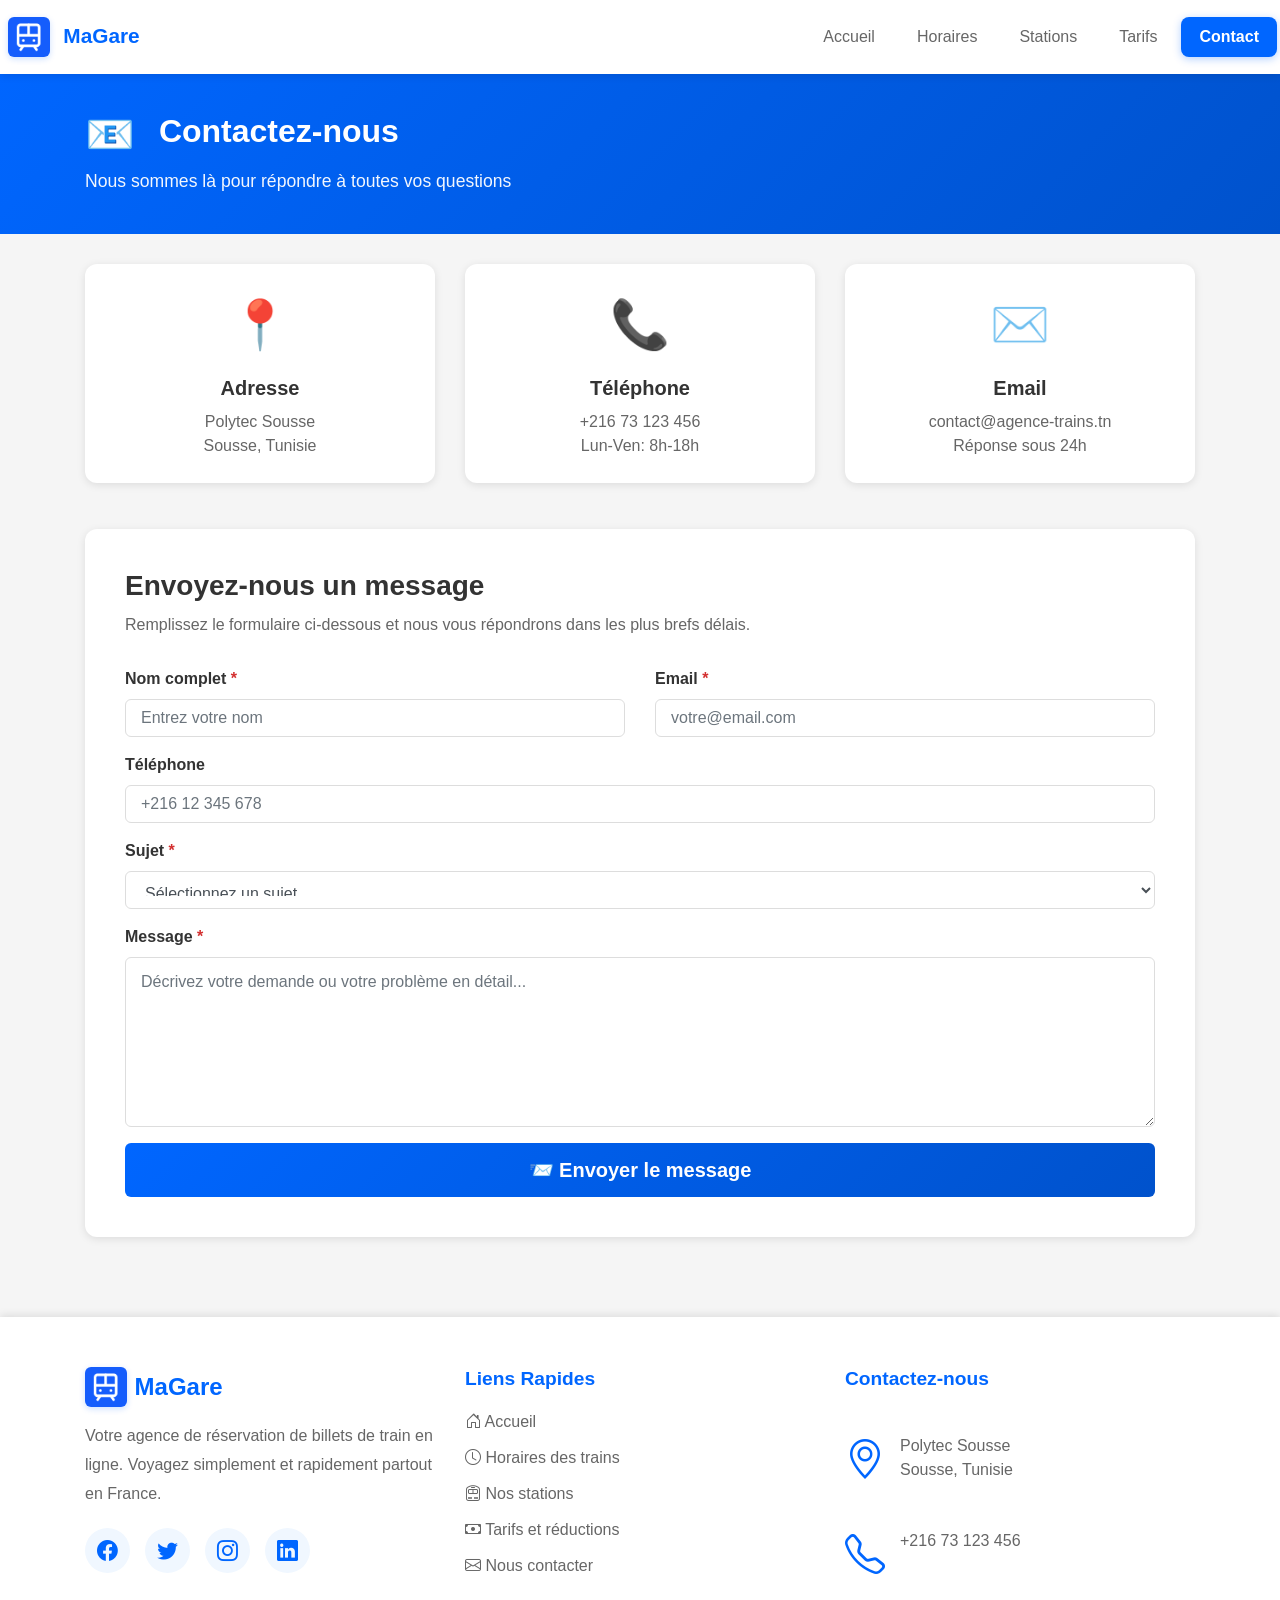
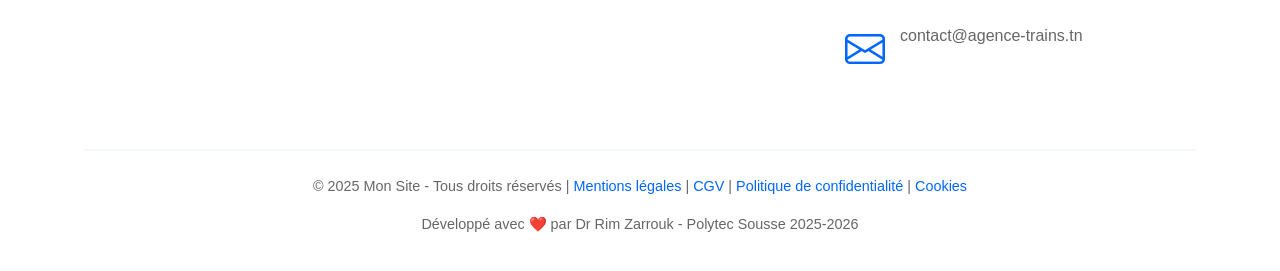
<file: contact.html>
<!DOCTYPE html>
<html lang="fr">
<head>
    <meta charset="UTF-8">
    <meta name="viewport" content="width=device-width, initial-scale=1.0">
    <title>Contact - MaGare</title>
    <link href="https://cdn.jsdelivr.net/npm/bootstrap@4.6.2/dist/css/bootstrap.min.css" rel="stylesheet">
    <link rel="stylesheet" href=style.css>
    <link rel="stylesheet" href="https://cdn.jsdelivr.net/npm/bootstrap-icons@1.11.1/font/bootstrap-icons.css">

    <style>
        body {
            background-color: #f5f5f5;
            padding-top: 70px;
        }
        /* navbar*/
        .navbar {
            background-color: white !important;
            box-shadow: 0 2px 8px rgba(0,0,0,0.1);
            padding: 12px 0;
        }

        .navbar-brand {
            font-weight: 600;
            font-size: 1.3rem;
            color: #0066ff !important;
            transition: transform 0.2s;
            margin-left: 8px;
        }

        .navbar-brand:hover {
            transform: scale(1.03);
        }

        .navbar-brand img {
            border-radius: 6px;
            box-shadow: 0 2px 6px rgba(0, 102, 255, 0.2);
        }

        .navbar-nav .nav-link {
            color: #666 !important;
            font-weight: 500;
            padding: 8px 18px !important;
            margin: 0 3px;
            border-radius: 8px;
            transition: all 0.3s;
        }

        .navbar-nav .nav-link:hover {
            background-color: #f0f7ff;
            color: #0066ff !important;
        }

        .navbar-nav .nav-item.active .nav-link {
            background-color: #0066ff;
            color: white !important;
            font-weight: 600;
            box-shadow: 0 2px 8px rgba(0, 102, 255, 0.3);
        }

        .navbar-toggler {
            border: 2px solid #0066ff;
            background-color: #f0f7ff;
        }

        .navbar-toggler:focus {
            box-shadow: 0 0 0 0.2rem rgba(0, 102, 255, 0.25);
        }

        .navbar-toggler-icon {
            background-image: url("data:image/svg+xml,%3csvg xmlns='http://www.w3.org/2000/svg' viewBox='0 0 30 30'%3e%3cpath stroke='rgba(0, 102, 255, 1)' stroke-linecap='round' stroke-miterlimit='10' stroke-width='2' d='M4 7h22M4 15h22M4 23h22'/%3e%3c/svg%3e");
        }
        /* Header bleu */
        .header-section {
            background: linear-gradient(135deg, #0066ff 0%, #0052cc 100%);
            color: white;
            padding: 40px 0;
            margin-bottom: 30px;
        }
        
        .header-section h1 {
            font-size: 2rem;
            font-weight: 600;
            margin-bottom: 10px;
        }
        
        .header-section p {
            font-size: 1.1rem;
            opacity: 0.95;
            margin: 0;
        }
        
        .contact-icon {
            font-size: 2.5rem;
            margin-right: 15px;
            vertical-align: middle;
        }
        
        /* Cards coordonnées */
        .info-card {
            background: white;
            border-radius: 12px;
            padding: 25px;
            box-shadow: 0 2px 8px rgba(0,0,0,0.1);
            text-align: center;
            height: 100%;
            transition: transform 0.3s;
        }
        
        .info-card:hover {
            transform: translateY(-5px);
            box-shadow: 0 4px 12px rgba(0,0,0,0.15);
        }
        
        .info-card-icon {
            font-size: 3rem;
            margin-bottom: 15px;
        }
        
        .info-card h5 {
            color: #333;
            font-weight: 600;
            margin-bottom: 10px;
        }
        
        .info-card p {
            color: #666;
            margin: 0;
        }
        
        /* Formulaire */
        .form-section {
            background: white;
            border-radius: 12px;
            padding: 40px;
            box-shadow: 0 2px 8px rgba(0,0,0,0.1);
            margin-top: 30px;
        }
        
        .form-section h3 {
            color: #333;
            font-weight: 600;
            margin-bottom: 10px;
        }
        
        .form-section .subtitle {
            color: #666;
            margin-bottom: 30px;
        }
        
        .form-group label {
            font-weight: 600;
            color: #333;
            margin-bottom: 8px;
        }
        
        .form-control {
            border-radius: 6px;
            border: 1px solid #ddd;
            padding: 12px 15px;
            font-size: 1rem;
        }
        
        .form-control:focus {
            border-color: #0066ff;
            box-shadow: 0 0 0 0.2rem rgba(0, 102, 255, 0.25);
        }
        
        .required {
            color: #d32f2f;
        }
        
        /* Messages d'erreur */
        .error-message {
            color: #d32f2f;
            font-size: 0.85rem;
            margin-top: 5px;
            display: none;
        }
        
        .form-control.is-invalid {
            border-color: #d32f2f;
        }
        
        /* Message de confirmation */
        .confirmation-message {
            display: none;
            background-color: #e8f5e9;
            border-left: 4px solid #4caf50;
            padding: 20px;
            border-radius: 6px;
            margin-bottom: 20px;
        }
        
        .confirmation-message h5 {
            color: #2e7d32;
            font-weight: 600;
            margin-bottom: 10px;
        }
        
        .confirmation-message p {
            color: #388e3c;
            margin: 0;
        }
        
        /* Bouton */
        .btn-primary {
            background: linear-gradient(135deg, #0066ff 0%, #0052cc 100%);
            border: none;
            padding: 12px 40px;
            font-weight: 600;
            border-radius: 6px;
            transition: transform 0.2s;
        }
        
        .btn-primary:hover {
            transform: translateY(-2px);
            box-shadow: 0 4px 12px rgba(0, 102, 255, 0.4);
        }
        </style>
    
</head>
<body>

    <!-- NAVBAR -->
    <nav class="navbar navbar-expand-md navbar-light fixed-top">
        <a class="navbar-brand" href="index.html">
            <img src="Logo.png" alt="Logo" height="40" class="mr-2">
            MaGare
        </a>
        <button class="navbar-toggler" type="button" data-toggle="collapse" data-target="#navbarNav">
            <span class="navbar-toggler-icon"></span>
        </button>
        <div class="collapse navbar-collapse" id="navbarNav">
            <ul class="navbar-nav ml-auto">
                <li class="nav-item">
                    <a class="nav-link" href="index.html">Accueil</a>
                </li>
                <li class="nav-item">
                    <a class="nav-link" href="horaires.html">Horaires</a>
                </li>
                <li class="nav-item">
                    <a class="nav-link" href="station.html">Stations</a>
                </li>
                <li class="nav-item">
                    <a class="nav-link" href="tarifs.html">Tarifs</a>
                </li>
                <li class="nav-item active">
                    <a class="nav-link" href="contact.html">Contact</a>
                </li>
            </ul>
        </div>
    </nav>

    <!-- HEADER -->
    <div class="header-section">
        <div class="container">
            <h1>
                <span class="contact-icon">📧</span>
                Contactez-nous
            </h1>
            <p>Nous sommes là pour répondre à toutes vos questions</p>
        </div>
    </div>

    <div class="container">
        
        <!-- COORDONNÉES DE L'AGENCE -->
        <div class="row mb-4">
            <div class="col-md-4 mb-3">
                <div class="info-card">
                    <div class="info-card-icon">📍</div>
                    <h5>Adresse</h5>
                    <p>Polytec Sousse<br>Sousse, Tunisie</p>
                </div>
            </div>
            <div class="col-md-4 mb-3">
                <div class="info-card">
                    <div class="info-card-icon">📞</div>
                    <h5>Téléphone</h5>
                    <p>+216 73 123 456<br>Lun-Ven: 8h-18h</p>
                </div>
            </div>
            <div class="col-md-4 mb-3">
                <div class="info-card">
                    <div class="info-card-icon">✉️</div>
                    <h5>Email</h5>
                    <p>contact@agence-trains.tn<br>Réponse sous 24h</p>
                </div>
            </div>
        </div>

        <!-- FORMULAIRE DE CONTACT -->
        <div class="form-section">
            <h3>Envoyez-nous un message</h3>
            <p class="subtitle">Remplissez le formulaire ci-dessous et nous vous répondrons dans les plus brefs délais.</p>
            
            <!-- Message de confirmation (caché par défaut) -->
            <div id="confirmationMessage" class="confirmation-message">
                <h5>✅ Message envoyé avec succès !</h5>
                <p>Nous avons bien reçu votre message et nous vous répondrons dans les plus brefs délais.</p>
            </div>
            
            <form id="contactForm" novalidate>
                <div class="row">
                    <!-- Nom -->
                    <div class="col-md-6">
                        <div class="form-group">
                            <label for="nom">Nom complet <span class="required">*</span></label>
                            <input type="text" class="form-control" id="nom" placeholder="Entrez votre nom">
                            <div class="error-message" id="nomError">Veuillez entrer votre nom</div>
                        </div>
                    </div>
                    
                    <!-- Email -->
                    <div class="col-md-6">
                        <div class="form-group">
                            <label for="email">Email <span class="required">*</span></label>
                            <input type="email" class="form-control" id="email" placeholder="votre@email.com">
                            <div class="error-message" id="emailError">Veuillez entrer un email valide</div>
                        </div>
                    </div>
                </div>
                
                <!-- Téléphone -->
                <div class="form-group">
                    <label for="telephone">Téléphone</label>
                    <input type="tel" class="form-control" id="telephone" placeholder="+216 12 345 678">
                </div>
                
                <!-- Sujet -->
                <div class="form-group">
                    <label for="sujet">Sujet <span class="required">*</span></label>
                    <select class="form-control" id="sujet">
                        <option value="">Sélectionnez un sujet</option>
                        <option value="information">Demande d'information</option>
                        <option value="reservation">Question sur une réservation</option>
                        <option value="probleme">Signaler un problème</option>
                        <option value="reclamation">Réclamation</option>
                        <option value="autre">Autre</option>
                    </select>
                    <div class="error-message" id="sujetError">Veuillez sélectionner un sujet</div>
                </div>
                
                <!-- Message -->
                <div class="form-group">
                    <label for="message">Message <span class="required">*</span></label>
                    <textarea class="form-control" id="message" rows="6" placeholder="Décrivez votre demande ou votre problème en détail..."></textarea>
                    <div class="error-message" id="messageError">Veuillez entrer votre message (minimum 10 caractères)</div>
                </div>
                
                <!-- Bouton d'envoi -->
                <button type="submit" class="btn btn-primary btn-lg btn-block">
                    📨 Envoyer le message
                </button>
            </form>
        </div>
    </div>

    <!-- FOOTER -->

    <footer>
    <div class="container">
        <div class="footer-content">
            <div class="row">
                
                <!-- À PROPOS -->
                <div class="col-md-4 mb-4">
                    <div class="footer-section">
                        <div class="footer-logo">
                            <img src="Logo.png" alt="Logo" height="40" class="mr-2">
                            MaGare
                        </div>
                        <p>Votre agence de réservation de billets de train en ligne. Voyagez simplement et rapidement partout en France.</p>
                        
                        <div class="social-links">
                            <a href="#" class="social-link" title="Facebook">
                                <i class="bi bi-facebook"></i>
                            </a>
                            <a href="#" class="social-link" title="Twitter">
                                <i class="bi bi-twitter"></i>
                            </a>
                            <a href="#" class="social-link" title="Instagram">
                                <i class="bi bi-instagram"></i>
                            </a>
                            <a href="#" class="social-link" title="LinkedIn">
                                <i class="bi bi-linkedin"></i>
                            </a>
                        </div>
                    </div>
                </div>
                
                <!-- LIENS RAPIDES -->
                <div class="col-md-4 mb-4">
                    <div class="footer-section">
                        <h5>Liens Rapides</h5>
                        <ul>
                            <li><a href="index.html"><i class="bi bi-house-door"></i> Accueil</a></li>
                            <li><a href="horaires.html"><i class="bi bi-clock"></i> Horaires des trains</a></li>
                            <li><a href="station.html"><i class="bi bi-train-front"></i> Nos stations</a></li>
                            <li><a href="tarifs.html"><i class="bi bi-cash"></i> Tarifs et réductions</a></li>
                            <li><a href="contact.html"><i class="bi bi-envelope"></i> Nous contacter</a></li>
                        </ul>
                    </div>
                </div>
                
                <!-- CONTACT -->
                <div class="col-md-4 mb-4">
                    <div class="footer-section">
                        <h5>Contactez-nous</h5>
                        
                        <div class="contact-item">
                            <span class="contact-icon"><i class="bi bi-geo-alt"></i></span>
                            <div>
                                <strong style="color: #fff;">Adresse</strong><br>
                                Polytec Sousse<br>
                                Sousse, Tunisie
                            </div>
                        </div>
                        
                        <div class="contact-item">
                            <span class="contact-icon"><i class="bi bi-telephone"></i></span>
                            <div>
                                <strong style="color: #fff;">Téléphone</strong><br>
                                +216 73 123 456
                            </div>
                        </div>
                        
                        <div class="contact-item">
                            <span class="contact-icon"><i class="bi bi-envelope"></i></span>
                            <div>
                                <strong style="color: #fff;">Email</strong><br>
                                contact@agence-trains.tn
                            </div>
                        </div>
                    </div>
                </div>
                
            </div>
        </div>
        
        <!-- FOOTER BOTTOM -->
        <div class="footer-bottom">
            <p>
                © 2025 Mon Site - Tous droits réservés | 
                <a href="mentions-legales.html">Mentions légales</a> | 
                <a href="cgv.html">CGV</a> | 
                <a href="confidentialite.html">Politique de confidentialité</a> | 
                <a href="cookies.html">Cookies</a>
            </p>
            <p class="mt-2" style="color: #666;">
                Développé avec ❤️ par Dr Rim Zarrouk - Polytec Sousse 2025-2026
            </p>
        </div>
    </div>
</footer>
    <script src="https://cdn.jsdelivr.net/npm/jquery@3.5.1/dist/jquery.slim.min.js"></script>
    <script src="https://cdn.jsdelivr.net/npm/bootstrap@4.6.2/dist/js/bootstrap.bundle.min.js"></script>
    <script>
        // VALIDATION DU FORMULAIRE
        document.getElementById('contactForm').addEventListener('submit', function(e) {
            e.preventDefault();
            
            // Récupérer les valeurs
            const nom = document.getElementById('nom').value.trim();
            const email = document.getElementById('email').value.trim();
            const sujet = document.getElementById('sujet').value;
            const message = document.getElementById('message').value.trim();
            
            // Reset des erreurs
            resetErrors();
            
            let isValid = true;
            
            // Validation du nom
            if (nom === '') {
                showError('nom', 'nomError');
                isValid = false;
            }
            
            // Validation de l'email
            const emailRegex = /^[^\s@]+@[^\s@]+\.[^\s@]+$/;
            if (email === '' || !emailRegex.test(email)) {
                showError('email', 'emailError');
                isValid = false;
            }
            
            // Validation du sujet
            if (sujet === '') {
                showError('sujet', 'sujetError');
                isValid = false;
            }
            
            // Validation du message
            if (message === '' || message.length < 10) {
                showError('message', 'messageError');
                isValid = false;
            }
            
            // Si tout est valide, afficher le message de confirmation
            if (isValid) {
                // Afficher le message de confirmation
                const confirmationMsg = document.getElementById('confirmationMessage');
                confirmationMsg.style.display = 'block';
                
                // Scroll vers le message
                confirmationMsg.scrollIntoView({ behavior: 'smooth', block: 'center' });
                
                // Réinitialiser le formulaire
                document.getElementById('contactForm').reset();
                
                // Cacher le message après 5 secondes
                setTimeout(function() {
                    confirmationMsg.style.display = 'none';
                }, 5000);
            }
        });
        
        // Fonction pour afficher une erreur
        function showError(fieldId, errorId) {
            document.getElementById(fieldId).classList.add('is-invalid');
            document.getElementById(errorId).style.display = 'block';
        }
        
        // Fonction pour réinitialiser les erreurs
        function resetErrors() {
            const fields = ['nom', 'email', 'sujet', 'message'];
            fields.forEach(field => {
                document.getElementById(field).classList.remove('is-invalid');
                document.getElementById(field + 'Error').style.display = 'none';
            });
        }
        
        // Enlever l'erreur quand l'utilisateur commence à taper
        ['nom', 'email', 'sujet', 'message'].forEach(field => {
            document.getElementById(field).addEventListener('input', function() {
                this.classList.remove('is-invalid');
                document.getElementById(field + 'Error').style.display = 'none';
            });
        });
    </script>
</body>
</html>
</file>
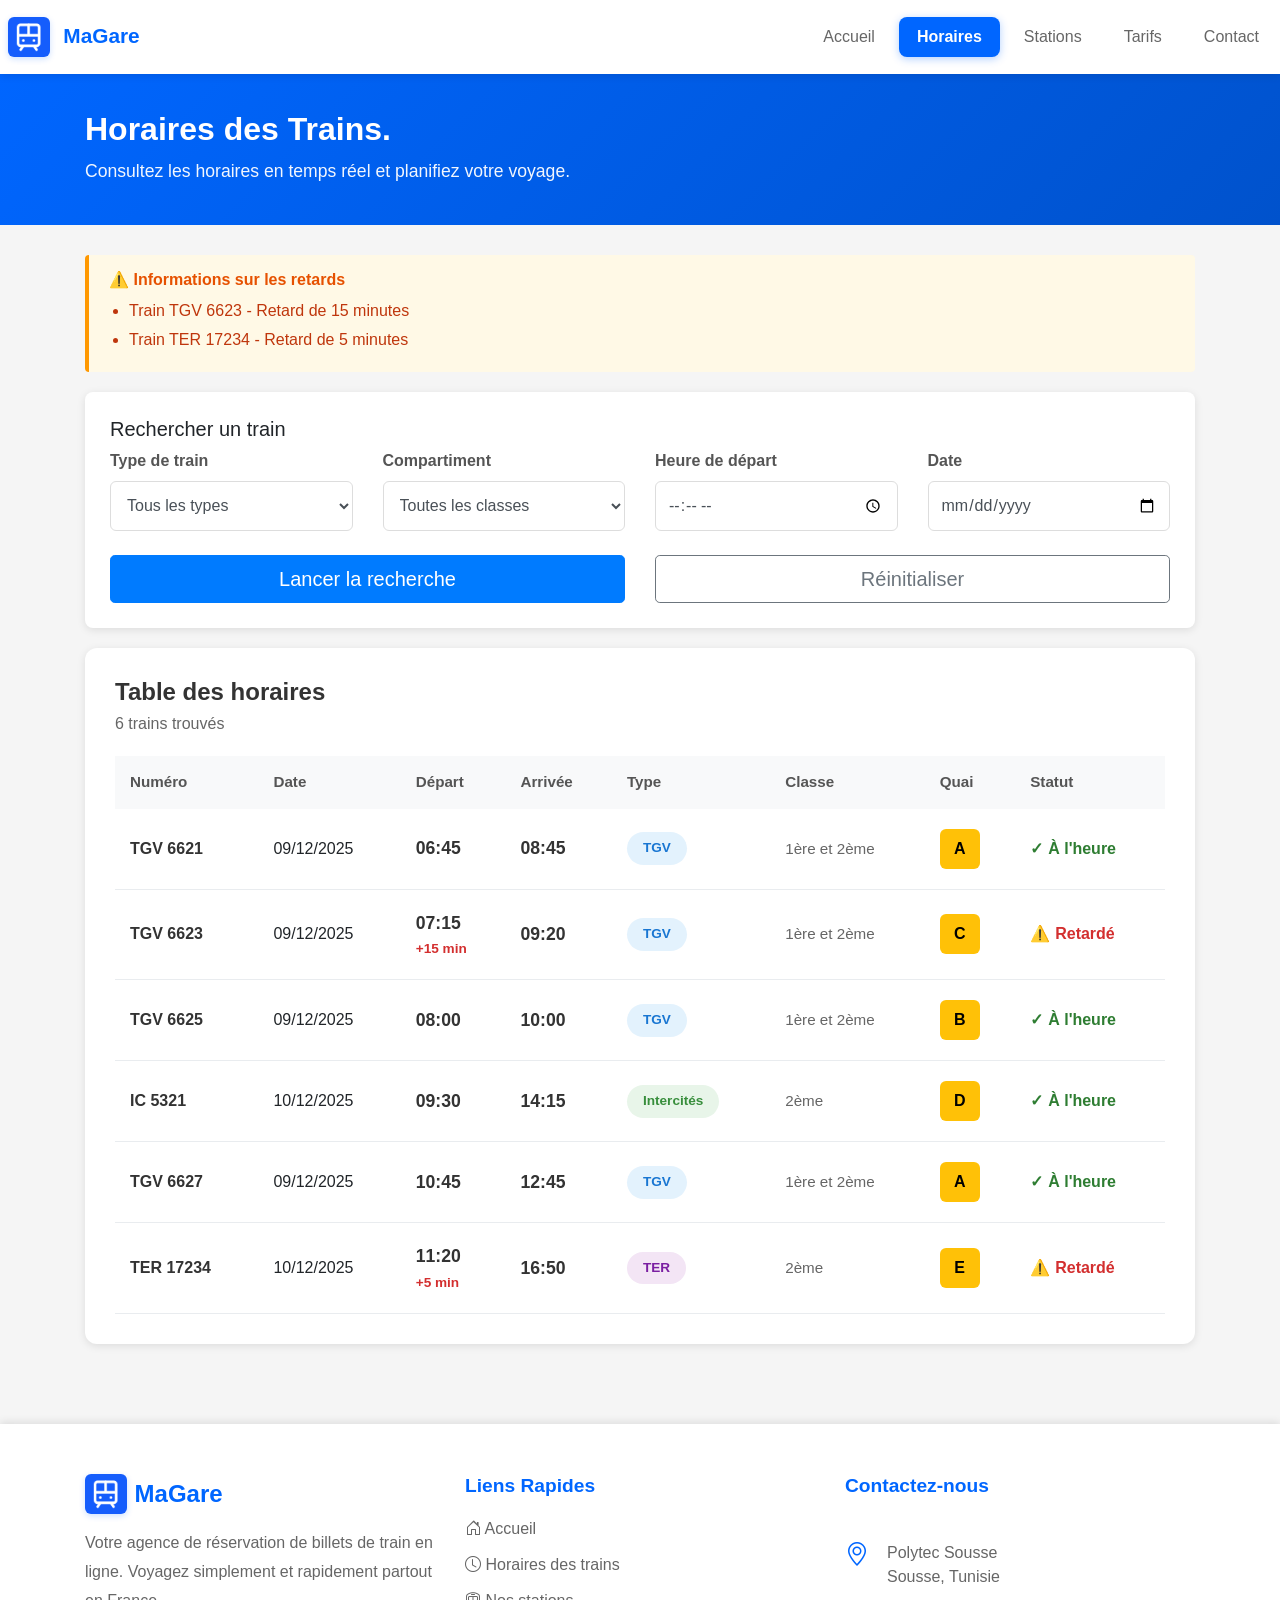
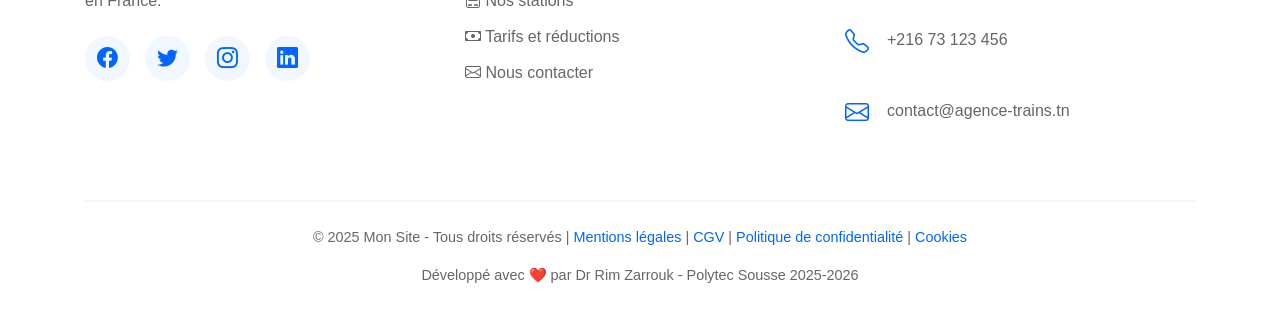
<file: horaires.html>
<!DOCTYPE html>
<html lang="en">
<head>
    <meta charset="UTF-8">
    <meta name="viewport" content="width=device-width, initial-scale=1.0">
    <title>Horaires - MaGare</title>
    <link rel="stylesheet" href="https://cdn.jsdelivr.net/npm/bootstrap@4.6.2/dist/css/bootstrap.min.css" integrity="sha384-xOolHFLEh07PJGoPkLv1IbcEPTNtaed2xpHsD9ESMhqIYd0nLMwNLD69Npy4HI+N" crossorigin="anonymous">
    <link rel="stylesheet" href=style.css>
    <link rel="stylesheet" href="https://cdnjs.cloudflare.com/ajax/libs/font-awesome/6.5.1/css/all.min.css">
    <link rel="stylesheet" href="https://cdn.jsdelivr.net/npm/bootstrap-icons@1.11.1/font/bootstrap-icons.css">

    <style>
        /* === BASE === */
        body {
            background-color: #f5f5f5;
            padding-top: 70px;
        }
        /* navbar*/
        .navbar {
            background-color: white !important;
            box-shadow: 0 2px 8px rgba(0,0,0,0.1);
            padding: 12px 0;
        }

        .navbar-brand {
            font-weight: 600;
            font-size: 1.3rem;
            color: #0066ff !important;
            transition: transform 0.2s;
            margin-left: 8px;
        }

        .navbar-brand:hover {
            transform: scale(1.03);
        }

        .navbar-brand img {
            border-radius: 6px;
            box-shadow: 0 2px 6px rgba(0, 102, 255, 0.2);
        }

        .navbar-nav .nav-link {
            color: #666 !important;
            font-weight: 500;
            padding: 8px 18px !important;
            margin: 0 3px;
            border-radius: 8px;
            transition: all 0.3s;
        }

        .navbar-nav .nav-link:hover {
            background-color: #f0f7ff;
            color: #0066ff !important;
        }

        .navbar-nav .nav-item.active .nav-link {
            background-color: #0066ff;
            color: white !important;
            font-weight: 600;
            box-shadow: 0 2px 8px rgba(0, 102, 255, 0.3);
        }

        .navbar-toggler {
            border: 2px solid #0066ff;
            background-color: #f0f7ff;
        }

        .navbar-toggler:focus {
            box-shadow: 0 0 0 0.2rem rgba(0, 102, 255, 0.25);
        }

        .navbar-toggler-icon {
            background-image: url("data:image/svg+xml,%3csvg xmlns='http://www.w3.org/2000/svg' viewBox='0 0 30 30'%3e%3cpath stroke='rgba(0, 102, 255, 1)' stroke-linecap='round' stroke-miterlimit='10' stroke-width='2' d='M4 7h22M4 15h22M4 23h22'/%3e%3c/svg%3e");
        }
        /* === HEADER BLEU === */
        .header-section {
            background: linear-gradient(135deg, #0066ff 0%, #0052cc 100%);
            color: white;
            padding: 40px 0;
            margin-bottom: 30px;
        }
        
        .header-section h1 {
            font-size: 2rem;
            font-weight: 600;
            margin-bottom: 10px;
        }
        
        .header-section p {
            font-size: 1.1rem;
            opacity: 0.95;
            margin: 0;
        }
        
        .clock-icon {
            font-size: 2.5rem;
            margin-right: 15px;
            vertical-align: middle;
        }

        
        
        
        /* === ALERT SECTION === */
        .alert-custom {
            background-color: #fff9e6;
            border-left: 4px solid #ff9800;
            padding: 15px 20px;
            margin-bottom: 20px;
            border-radius: 4px;
        }
        
        .alert-custom h6 {
            color: #e65100;
            font-weight: 600;
            margin-bottom: 10px;
            display: flex;
            align-items: center;
        }
        
        .alert-custom ul {
            margin: 0;
            padding-left: 20px;
            color: #bf360c;
        }
        
        .alert-custom li {
            margin-bottom: 5px;
        }
        
        /* === FILTRES SECTION === */
        .filters-section {
            background: white;
            border-radius: 8px;
            padding: 25px;
            box-shadow: 0 2px 8px rgba(0,0,0,0.1);
            margin-bottom: 20px;
        }
        
        .filters-title {
            font-size: 1.1rem;
            font-weight: 600;
            margin-bottom: 20px;
            color: #333;
            display: flex;
            align-items: center;
        }
        
        .filters-title::before {
            content: "⚙️";
            margin-right: 10px;
            font-size: 1.3rem;
        }
        
        .filter-label {
            font-weight: 600;
            color: #555;
            margin-bottom: 8px;
        }
        .form-control {
            height: 50px;
            border-radius: 6px;
            border: 1px solid #ddd;
            font-size: 1rem;
        }
        
        .form-control:focus {
            border-color: #0066ff;
            box-shadow: 0 0 0 0.2rem rgba(0, 102, 255, 0.25);
        }
        
        /* === TABLE CONTAINER === */
        .table-container {
            background: white;
            border-radius: 12px;
            padding: 30px;
            box-shadow: 0 2px 8px rgba(0,0,0,0.1);
            margin-top: 20px;
        }
        
        .table-header {
            margin-bottom: 10px;
        }
        
        .table-header h2 {
            font-size: 1.5rem;
            font-weight: 600;
            color: #333;
            margin: 0;
        }
        
        .results-count {
            color: #666;
            font-size: 1rem;
            margin-top: 5px;
        }
        
        /* === TABLE STYLES === */
        .train-table {
            width: 100%;
            margin-top: 20px;
        }
        
        .train-table thead {
            background-color: #f8f9fa;
        }
        
        .train-table thead th {
            border: none;
            padding: 15px;
            font-weight: 600;
            color: #555;
            font-size: 0.95rem;
        }
        
        .train-table tbody tr {
            border-bottom: 1px solid #e9ecef;
            transition: background-color 0.2s;
        }
        
        .train-table tbody tr:hover {
            background-color: #f8f9fa;
        }
        
        .train-table tbody td {
            padding: 20px 15px;
            vertical-align: middle;
            border: none;
        }
        
        /* === TRAIN INFO === */
        .train-number {
            display: flex;
            align-items: center;
            font-weight: 600;
            color: #333;
        }
        
        .train-icon {
            color: #0066ff;
            margin-right: 10px;
            font-size: 1.3rem;
        }
        
        .departure-time {
            font-size: 1.1rem;
            font-weight: 600;
            color: #333;
        }
        
        .delay-text {
            color: #d32f2f;
            font-size: 0.85rem;
            font-weight: 600;
            display: block;
            margin-top: 3px;
        }
        
        .arrival-time {
            font-size: 1.1rem;
            font-weight: 600;
            color: #333;
        }
        
        /* === BADGES === */
        .badge-type {
            padding: 6px 16px;
            border-radius: 20px;
            font-size: 0.85rem;
            font-weight: 600;
            display: inline-block;
        }
        
        .badge-tgv {
            background-color: #e3f2fd;
            color: #1976d2;
        }
        
        .badge-intercites {
            background-color: #e8f5e9;
            color: #388e3c;
        }
        
        .badge-ter {
            background-color: #f3e5f5;
            color: #7b1fa2;
        }
        
        .class-text {
            color: #666;
            font-size: 0.95rem;
        }
        
        .platform-badge {
            background-color: #ffc107;
            color: #000;
            padding: 8px 12px;
            border-radius: 6px;
            font-weight: 700;
            font-size: 1rem;
            display: inline-block;
            min-width: 40px;
            text-align: center;
        }
        
        /* === STATUS === */
        .status-ontime {
            color: #2e7d32;
            font-weight: 600;
            display: flex;
            align-items: center;
        }
        
        .status-ontime::before {
            content: "✓";
            margin-right: 5px;
            font-weight: bold;
        }
        
        .status-delayed {
            color: #d32f2f;
            font-weight: 600;
            display: flex;
            align-items: center;
        }
        
        .status-delayed::before {
            content: "⚠";
            margin-right: 5px;
        }
        
    </style>
</head>
<body>
    
    <!-- NAVBAR -->
    <nav class="navbar navbar-expand-md navbar-light fixed-top">
        <a class="navbar-brand" href="index.html">
            <img src="Logo.png" alt="Logo" height="40" class="mr-2">
            MaGare
        </a>
        <button class="navbar-toggler" type="button" data-toggle="collapse" data-target="#navbarNav">
            <span class="navbar-toggler-icon"></span>
        </button>
        <div class="collapse navbar-collapse" id="navbarNav">
            <ul class="navbar-nav ml-auto">
                <li class="nav-item">
                    <a class="nav-link" href="index.html">Accueil</a>
                </li>
                <li class="nav-item active">
                    <a class="nav-link" href="horaires.html">Horaires</a>
                </li>
                <li class="nav-item">
                    <a class="nav-link" href="station.html">Stations</a>
                </li>
                <li class="nav-item">
                    <a class="nav-link" href="tarifs.html">Tarifs</a>
                </li>
                <li class="nav-item">
                    <a class="nav-link" href="contact.html">Contact</a>
                </li>
            </ul>
        </div>
    </nav>
    


    <!-- Header bleu -->
    <div class="header-section">
        <div class="container">
            
            <h1>
                
                Horaires des Trains.
            </h1>
            <p>Consultez les horaires en temps réel et planifiez votre voyage.</p>
        </div>
    </div>

    <div class="container">
        
      

        <!-- Alert retards -->
        <div class="alert-custom">
            <h6>⚠️ Informations sur les retards</h6>
            <ul>
                <li>Train TGV 6623 - Retard de 15 minutes</li>
                <li>Train TER 17234 - Retard de 5 minutes</li>
            </ul>
        </div>

        <!-- Section de recherche/filtres -->
        <div class="filters-section">
            <h5>Rechercher un train</h5>
            
            <div class="row">
                <!-- Type de train -->
                <div class="col-md-3 mb-3">
                    <label class="filter-label">Type de train</label>
                    <select class="form-control" id="filterType">
                        <option value="">Tous les types</option>
                        <option value="TGV">TGV</option>
                        <option value="TER">TER</option>
                        <option value="Intercités">Intercités</option>
                        <option value="Eurostar">Eurostar</option>
                    </select>
                </div>
                
                <!-- Compartiment -->
                <div class="col-md-3 mb-3">
                    <label class="filter-label">Compartiment</label>
                    <select class="form-control" id="filterClass">
                        <option value="">Toutes les classes</option>
                        <option value="1ère">1ère classe</option>
                        <option value="2ème">2ème classe</option>
                    </select>
                </div>

                <!-- Heure -->
                <div class="col-md-3 mb-3">
                    <label class="filter-label">Heure de départ</label>
                    <input type="time" class="form-control" id="filterHeure">
                </div>

                <!-- Date -->
                <div class="col-md-3 mb-3">
                    <label class="filter-label">Date</label>
                    <input type="date" class="form-control" id="filterDate">
                </div>
            </div>
            
            <div class="row mt-2">
                <div class="col-md-6">
                    <button type="button" class="btn btn-primary btn-block btn-lg" id="applyFilters">Lancer la recherche</button>
                </div>
                <div class="col-md-6">
                    <button type="button" class="btn btn-outline-secondary btn-block btn-lg" id="resetFilters">Réinitialiser</button>
                </div>
            </div>
        </div>

    </div>


    <div class="container">
        <div class="table-container">
            <div class="table-header">
                <h2>Table des horaires</h2>
                <p class="results-count" id="resultsCount">6 trains trouvés</p>
            </div>
            
            <table class="train-table">
                <thead>
                    <tr>
                        <th>Numéro</th>
                        <th>Date</th>
                        <th>Départ</th>
                        <th>Arrivée</th>
                        <th>Type</th>
                        <th>Classe</th>
                        <th>Quai</th>
                        <th>Statut</th>
                    </tr>
                </thead>
                <tbody id="trainTableBody">
                    <!-- Train 1 -->
                    <tr data-depart="Paris Gare de Lyon" data-arrivee="Lyon Part-Dieu" data-date="2025-12-09" data-type="TGV" data-class="1ère et 2ème" data-heure="06:45">
                        <td>
                            <div class="train-number">
                                TGV 6621
                            </div>
                        </td>
                        <td>09/12/2025</td>
                        <td>
                            <div class="departure-time">06:45</div>
                        </td>
                        <td>
                            <div class="arrival-time">08:45</div>
                        </td>
                        <td>
                            <span class="badge-type badge-tgv">TGV</span>
                        </td>
                        <td>
                            <span class="class-text">1ère et 2ème</span>
                        </td>
                        <td>
                            <span class="platform-badge">A</span>
                        </td>
                        <td>
                            <span class="status-ontime">À l'heure</span>
                        </td>
                    </tr>
                    
                    <!-- Train 2 - Retardé -->
                    <tr data-depart="Paris Gare de Lyon" data-arrivee="Marseille Saint-Charles" data-date="2025-12-09" data-type="TGV" data-class="1ère et 2ème" data-heure="07:15">
                        <td>
                            <div class="train-number">
                                TGV 6623
                            </div>
                        </td>
                        <td>09/12/2025</td>
                        <td>
                            <div class="departure-time">07:15</div>
                            <span class="delay-text">+15 min</span>
                        </td>
                        <td>
                            <div class="arrival-time">09:20</div>
                        </td>
                        <td>
                            <span class="badge-type badge-tgv">TGV</span>
                        </td>
                        <td>
                            <span class="class-text">1ère et 2ème</span>
                        </td>
                        <td>
                            <span class="platform-badge">C</span>
                        </td>
                        <td>
                            <span class="status-delayed">Retardé</span>
                        </td>
                    </tr>
                    
                    <!-- Train 3 -->
                    <tr data-depart="Paris Gare de Lyon" data-arrivee="Lyon Part-Dieu" data-date="2025-12-09" data-type="TGV" data-class="1ère et 2ème" data-heure="08:00">
                        <td>
                            <div class="train-number">
                                TGV 6625
                            </div>
                        </td>
                        <td>09/12/2025</td>
                        <td>
                            <div class="departure-time">08:00</div>
                        </td>
                        <td>
                            <div class="arrival-time">10:00</div>
                        </td>
                        <td>
                            <span class="badge-type badge-tgv">TGV</span>
                        </td>
                        <td>
                            <span class="class-text">1ère et 2ème</span>
                        </td>
                        <td>
                            <span class="platform-badge">B</span>
                        </td>
                        <td>
                            <span class="status-ontime">À l'heure</span>
                        </td>
                    </tr>
                    
                    <!-- Train 4 - Intercités -->
                    <tr data-depart="Paris Gare de Lyon" data-arrivee="Bordeaux Saint-Jean" data-date="2025-12-10" data-type="Intercités" data-class="2ème" data-heure="09:30">
                        <td>
                            <div class="train-number">
                                IC 5321
                            </div>
                        </td>
                        <td>10/12/2025</td>
                        <td>
                            <div class="departure-time">09:30</div>
                        </td>
                        <td>
                            <div class="arrival-time">14:15</div>
                        </td>
                        <td>
                            <span class="badge-type badge-intercites">Intercités</span>
                        </td>
                        <td>
                            <span class="class-text">2ème</span>
                        </td>
                        <td>
                            <span class="platform-badge">D</span>
                        </td>
                        <td>
                            <span class="status-ontime">À l'heure</span>
                        </td>
                    </tr>
                    
                    <!-- Train 5 -->
                    <tr data-depart="Lyon Part-Dieu" data-arrivee="Marseille Saint-Charles" data-date="2025-12-09" data-type="TGV" data-class="1ère et 2ème" data-heure="10:45">
                        <td>
                            <div class="train-number">
                                TGV 6627
                            </div>
                        </td>
                        <td>09/12/2025</td>
                        <td>
                            <div class="departure-time">10:45</div>
                        </td>
                        <td>
                            <div class="arrival-time">12:45</div>
                        </td>
                        <td>
                            <span class="badge-type badge-tgv">TGV</span>
                        </td>
                        <td>
                            <span class="class-text">1ère et 2ème</span>
                        </td>
                        <td>
                            <span class="platform-badge">A</span>
                        </td>
                        <td>
                            <span class="status-ontime">À l'heure</span>
                        </td>
                    </tr>
                    
                    <!-- Train 6 - TER Retardé -->
                    <tr data-depart="Paris Gare de Lyon" data-arrivee="Toulouse Matabiau" data-date="2025-12-10" data-type="TER" data-class="2ème" data-heure="11:20">
                        <td>
                            <div class="train-number">
                                TER 17234
                            </div>
                        </td>
                        <td>10/12/2025</td>
                        <td>
                            <div class="departure-time">11:20</div>
                            <span class="delay-text">+5 min</span>
                        </td>
                        <td>
                            <div class="arrival-time">16:50</div>
                        </td>
                        <td>
                            <span class="badge-type badge-ter">TER</span>
                        </td>
                        <td>
                            <span class="class-text">2ème</span>
                        </td>
                        <td>
                            <span class="platform-badge">E</span>
                        </td>
                        <td>
                            <span class="status-delayed">Retardé</span>
                        </td>
                    </tr>
                </tbody>
            </table>

<div id="noResults" class="alert alert-info text-center mt-4" style="display: none;">
    Aucun train ne correspond à vos critères de recherche.
</div>
        </div>
    </div>
    <!-- FOOTER -->
    <footer>
    <div class="container">
        <div class="footer-content">
            <div class="row">
                
                <!-- À PROPOS -->
                <div class="col-md-4 mb-4">
                    <div class="footer-section">
                        <div class="footer-logo">
                            <img src="Logo.png" alt="Logo" height="40" class="mr-2">
                            MaGare
                        </div>
                        <p>Votre agence de réservation de billets de train en ligne. Voyagez simplement et rapidement partout en France.</p>
                        
                        <div class="social-links">
                            <a href="#" class="social-link" title="Facebook">
                                <i class="bi bi-facebook"></i>
                            </a>
                            <a href="#" class="social-link" title="Twitter">
                                <i class="bi bi-twitter"></i>
                            </a>
                            <a href="#" class="social-link" title="Instagram">
                                <i class="bi bi-instagram"></i>
                            </a>
                            <a href="#" class="social-link" title="LinkedIn">
                                <i class="bi bi-linkedin"></i>
                            </a>
                        </div>
                    </div>
                </div>
                
                <!-- LIENS RAPIDES -->
                <div class="col-md-4 mb-4">
                    <div class="footer-section">
                        <h5>Liens Rapides</h5>
                        <ul>
                            <li><a href="index.html"><i class="bi bi-house-door"></i> Accueil</a></li>
                            <li><a href="horaires.html"><i class="bi bi-clock"></i> Horaires des trains</a></li>
                            <li><a href="station.html"><i class="bi bi-train-front"></i> Nos stations</a></li>
                            <li><a href="tarifs.html"><i class="bi bi-cash"></i> Tarifs et réductions</a></li>
                            <li><a href="contact.html"><i class="bi bi-envelope"></i> Nous contacter</a></li>
                        </ul>
                    </div>
                </div>
                
                <!-- CONTACT -->
                <div class="col-md-4 mb-4">
                    <div class="footer-section">
                        <h5>Contactez-nous</h5>
                        
                        <div class="contact-item">
                            <span class="contact-icon"><i class="bi bi-geo-alt"></i></span>
                            <div>
                                <strong style="color: #fff;">Adresse</strong><br>
                                Polytec Sousse<br>
                                Sousse, Tunisie
                            </div>
                        </div>
                        
                        <div class="contact-item">
                            <span class="contact-icon"><i class="bi bi-telephone"></i></span>
                            <div>
                                <strong style="color: #fff;">Téléphone</strong><br>
                                +216 73 123 456
                            </div>
                        </div>
                        
                        <div class="contact-item">
                            <span class="contact-icon"><i class="bi bi-envelope"></i></span>
                            <div>
                                <strong style="color: #fff;">Email</strong><br>
                                contact@agence-trains.tn
                            </div>
                        </div>
                    </div>
                </div>
                
            </div>
        </div>
        
        <!-- FOOTER BOTTOM -->
        <div class="footer-bottom">
            <p>
                © 2025 Mon Site - Tous droits réservés | 
                <a href="mentions-legales.html">Mentions légales</a> | 
                <a href="cgv.html">CGV</a> | 
                <a href="confidentialite.html">Politique de confidentialité</a> | 
                <a href="cookies.html">Cookies</a>
            </p>
            <p class="mt-2" style="color: #666;">
                Développé avec ❤️ par Dr Rim Zarrouk - Polytec Sousse 2025-2026
            </p>
        </div>
    </div>
</footer>

    <script src="https://cdn.jsdelivr.net/npm/jquery@3.5.1/dist/jquery.slim.min.js" integrity="sha384-DfXdz2htPH0lsSSs5nCTpuj/zy4C+OGpamoFVy38MVBnE+IbbVYUew+OrCXaRkfj" crossorigin="anonymous"></script>
    <script src="https://cdn.jsdelivr.net/npm/bootstrap@4.6.2/dist/js/bootstrap.bundle.min.js" integrity="sha384-Fy6S3B9q64WdZWQUiU+q4/2Lc9npb8tCaSX9FK7E8HnRr0Jz8D6OP9dO5Vg3Q9ct" crossorigin="anonymous"></script>
    <script>
        // Fonction pour filtrer les trains
        function filterTrains() {
            const filterType = document.getElementById('filterType').value;
            const filterClass = document.getElementById('filterClass').value;
            const filterHeure = document.getElementById('filterHeure').value;
            const filterDate = document.getElementById('filterDate').value;
            
            const rows = document.querySelectorAll('#trainTableBody tr');
            let visibleCount = 0;
            
            rows.forEach(row => {
                const rowType = row.getAttribute('data-type');
                const rowClass = row.getAttribute('data-class');
                const rowHeure = row.getAttribute('data-heure');
                const rowDate = row.getAttribute('data-date');
                
                // Vérifier tous les critères
                const matchType = !filterType || rowType === filterType;
                const matchClass = !filterClass || rowClass.includes(filterClass);
                const matchHeure = !filterHeure || rowHeure >= filterHeure;
                const matchDate = !filterDate || rowDate === filterDate;
                
                // Afficher ou masquer la ligne
                if (matchType && matchClass && matchHeure && matchDate) {
                    row.style.display = '';
                    visibleCount++;
                } else {
                    row.style.display = 'none';
                }
            });
            
            // Mettre à jour le compteur de résultats
            const resultsCount = document.getElementById('resultsCount');
            resultsCount.textContent = visibleCount + ' train' + (visibleCount > 1 ? 's' : '') + ' trouvé' + (visibleCount > 1 ? 's' : '');
            
            // Afficher/masquer le message "Aucun résultat"
            const noResults = document.getElementById('noResults');
            if (visibleCount === 0) {
                noResults.style.display = 'block';
            } else {
                noResults.style.display = 'none';
            }
        }
        
        // Lancer la recherche
        document.getElementById('applyFilters').addEventListener('click', function() {
            filterTrains();
            
            // Scroll vers les résultats
            document.querySelector('.table-container').scrollIntoView({ 
                behavior: 'smooth', 
                block: 'start' 
            });
        });
        
        // Réinitialiser les filtres
        document.getElementById('resetFilters').addEventListener('click', function() {
    
            // Réinitialiser les sélecteurs
            document.getElementById('filterType').value = '';
            document.getElementById('filterClass').value = '';
            document.getElementById('filterHeure').value = '';
            document.getElementById('filterDate').value = '';
            
            // Afficher tous les trains
            const rows = document.querySelectorAll('#trainTableBody tr');
            rows.forEach(row => {
                row.style.display = '';
            });
            
            // Mettre à jour le compteur
            const resultsCount = document.getElementById('resultsCount');
            resultsCount.textContent = '6 trains trouvés';
            
            // Masquer le message "Aucun résultat"
            const noResults = document.getElementById('noResults');
            noResults.style.display = 'none';
        });
    </script>
</body>
</html>
</file>
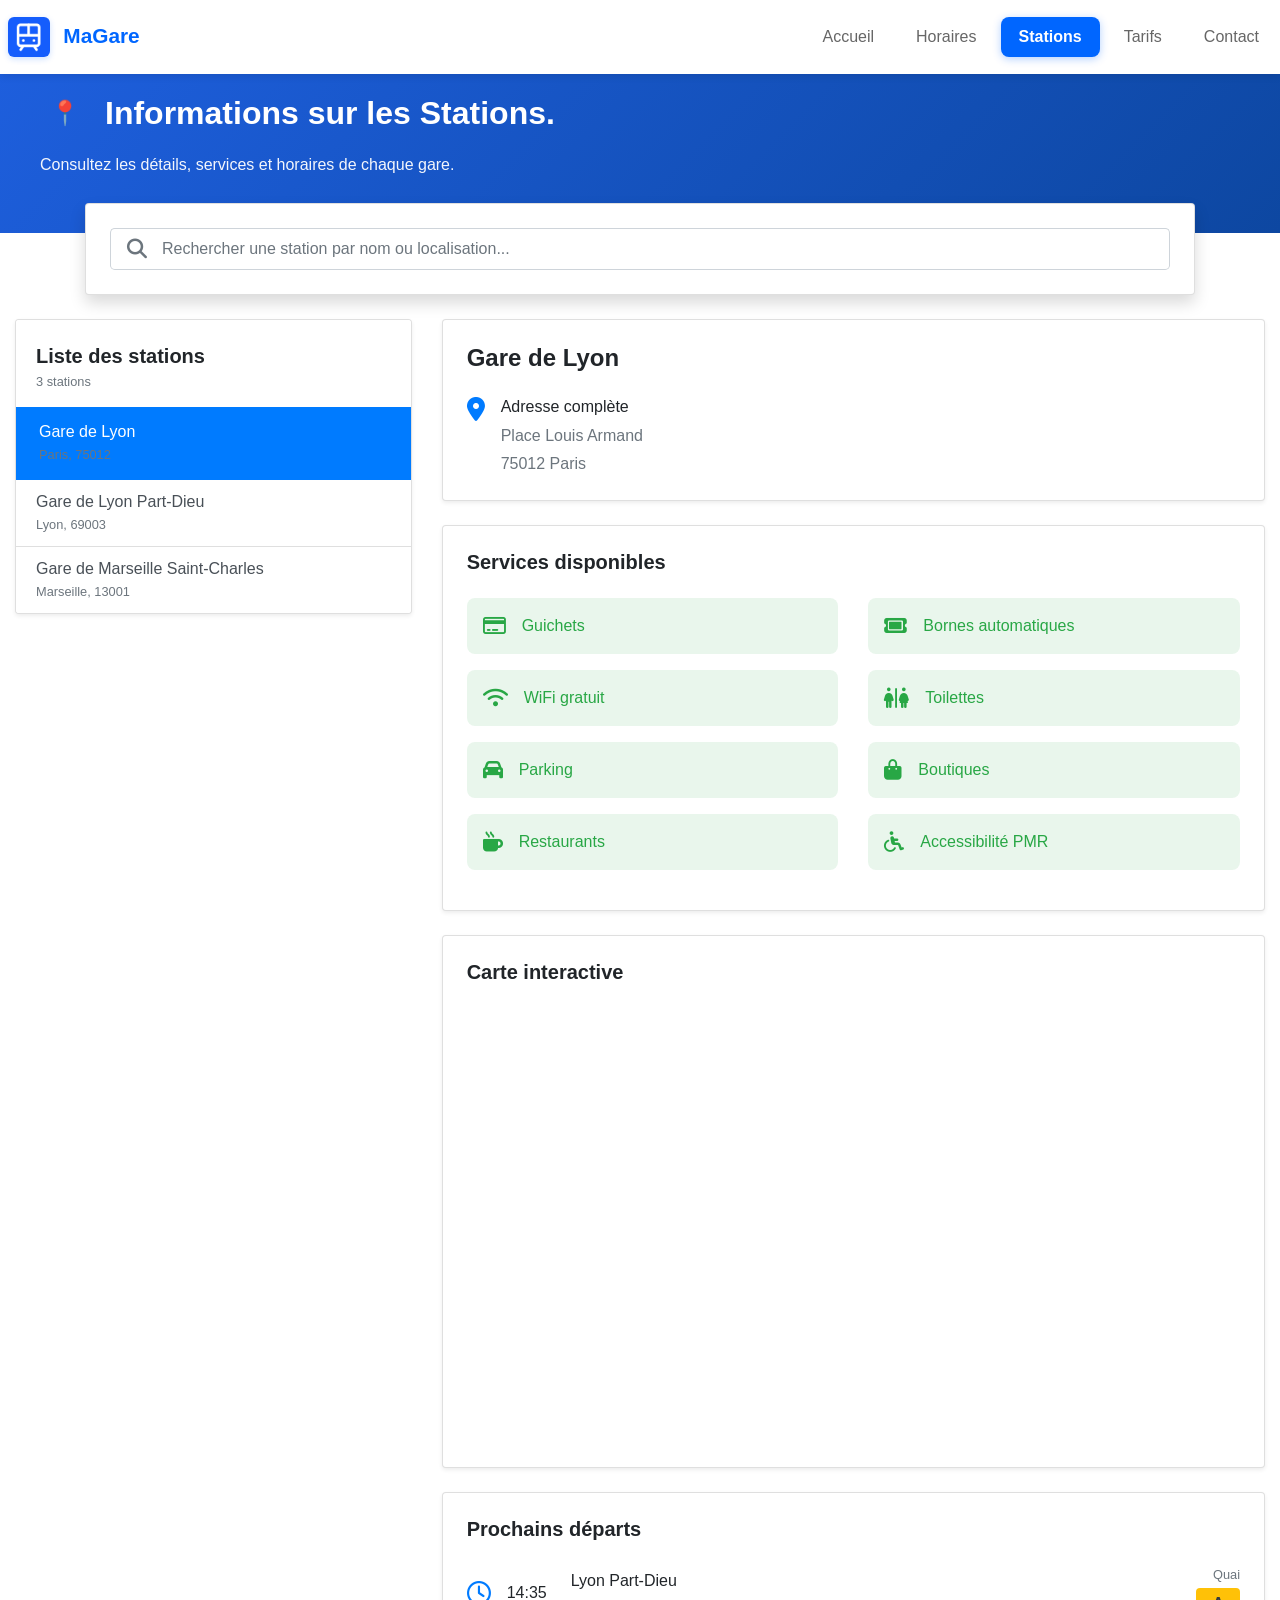
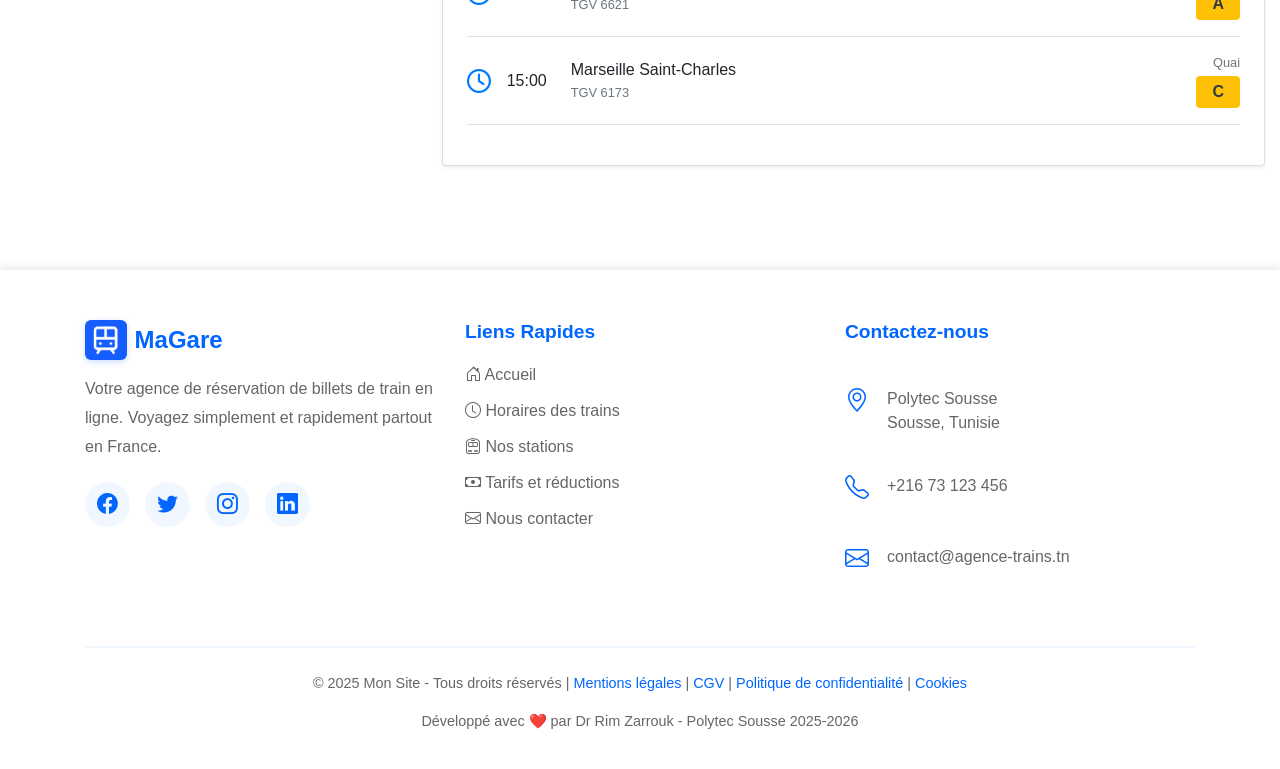
<file: Station.html>
<!DOCTYPE html>
<html lang="fr">
<head>
    <meta charset="UTF-8">
    <meta name="viewport" content="width=device-width, initial-scale=1.0">
    <title>Stations - MaGare</title>
    <link rel="stylesheet" href="https://cdn.jsdelivr.net/npm/bootstrap@4.6.2/dist/css/bootstrap.min.css">
    <link rel="stylesheet" href="https://cdnjs.cloudflare.com/ajax/libs/font-awesome/6.5.1/css/all.min.css">
    <link rel="stylesheet" href="https://cdn.jsdelivr.net/npm/bootstrap-icons@1.11.1/font/bootstrap-icons.css">
    <link rel="stylesheet" href="style.css">
    <style>
/* NAVBAR */
.navbar {
            background-color: white !important;
            box-shadow: 0 2px 8px rgba(0,0,0,0.1);
            padding: 12px 0;
        }
        
        .navbar-brand {
            font-weight: 600;
            font-size: 1.3rem;
            color: #0066ff !important;
            transition: transform 0.2s;
            margin-left: 8px;
        }
        
        .navbar-brand:hover {
            transform: scale(1.03);
        }
        
        .navbar-brand img {
            border-radius: 6px;
            box-shadow: 0 2px 6px rgba(0, 102, 255, 0.2);
        }
        
        .navbar-nav .nav-link {
            color: #666 !important;
            font-weight: 500;
            padding: 8px 18px !important;
            margin: 0 3px;
            border-radius: 8px;
            transition: all 0.3s;
        }
        
        .navbar-nav .nav-link:hover {
            background-color: #f0f7ff;
            color: #0066ff !important;
        }
        
        .navbar-nav .nav-item.active .nav-link {
            background-color: #0066ff;
            color: white !important;
            font-weight: 600;
            box-shadow: 0 2px 8px rgba(0, 102, 255, 0.3);
        }
        
        .navbar-toggler {
            border: 2px solid #0066ff;
            background-color: #f0f7ff;
        }
        
        .navbar-toggler-icon {
            background-image: url("data:image/svg+xml,%3csvg xmlns='http://www.w3.org/2000/svg' viewBox='0 0 30 30'%3e%3cpath stroke='rgba(0, 102, 255, 1)' stroke-linecap='round' stroke-miterlimit='10' stroke-width='2' d='M4 7h22M4 15h22M4 23h22'/%3e%3c/svg%3e");
        }

        .header {
            background: linear-gradient(135deg, #1e5fde 0%, #0d47a1 100%);
            color: white;
            padding: 40px 20px;
        }

        .header-content {
            max-width: 1200px;
            margin: 0 auto;
        }

        .header-title {
            display: flex;
            align-items: center;
            gap: 15px;
            font-size: 32px;
            font-weight: 600;
            margin-bottom: 15px;
        }

        .location-icon {
            width: 50px;
            height: 50px;
            border-radius: 50%;
            display: flex;
            align-items: center;
            justify-content: center;
            font-size: 24px;
        }

        .header-subtitle {
            font-size: 16px;
            opacity: 0.95;
            font-weight: 400;
        }
        
        .bg-opacity-10 {
            background-color: rgba(40, 167, 69, 0.1) !important;
        }
        
        .rounded-3 {
            border-radius: 0.5rem !important;
        }
        
        .border-3 {
            border-width: 3px !important;
        }
        
        .fs-4 {
            font-size: 1.5rem;
        }
        
        .fs-5 {
            font-size: 1.25rem;
        }
        
        .fs-6 {
            font-size: 1rem;
        }
        
        .fw-bold {
            font-weight: 700;
        }
        
        .fw-semibold {
            font-weight: 600;
        }
        
        .fw-medium {
            font-weight: 500;
        }
        
        .g-3 > * {
            padding: 0.5rem;
        }
        
        .g-4 > * {
            padding: 1rem;
        }


    </style>
</head>
<body>

    <!-- NAVBAR -->
    <nav class="navbar navbar-expand-md navbar-light fixed-top">
        <a class="navbar-brand" href="index.html">
            <img src="Logo.png" alt="Logo" height="40" class="mr-2">
            MaGare
        </a>
        <button class="navbar-toggler" type="button" data-toggle="collapse" data-target="#navbarNav">
            <span class="navbar-toggler-icon"></span>
        </button>
        <div class="collapse navbar-collapse" id="navbarNav">
            <ul class="navbar-nav ml-auto">
                <li class="nav-item">
                    <a class="nav-link" href="index.html">Accueil</a>
                </li>
                <li class="nav-item">
                    <a class="nav-link" href="horaires.html">Horaires</a>
                </li>
                <li class="nav-item active">
                    <a class="nav-link" href="station.html">Stations</a>
                </li>
                <li class="nav-item">
                    <a class="nav-link" href="tarifs.html">Tarifs</a>
                </li>
                <li class="nav-item">
                    <a class="nav-link" href="contact.html">Contact</a>
                </li>
            </ul>
        </div>
    </nav>
    
    <br><br>
    
    <div class="header">
        <div class="header-content">
            <h1 class="header-title">
                <span class="location-icon">📍</span>
                Informations sur les Stations.
            </h1>
            <p class="header-subtitle">Consultez les détails, services et horaires de chaque gare.</p>
        </div>
    </div>

    <!-- Barre de recherche -->
    <div class="container" style="margin-top: -30px;">
        <div class="card shadow">
            <div class="card-body p-4">
                <div class="input-group input-group-lg">
                    <div class="input-group-prepend">
                        <span class="input-group-text bg-white border-right-0">
                            <i class="fa-solid fa-search text-muted"></i>
                        </span>
                    </div>
                    <input 
                        type="text" 
                        class="form-control border-left-0 pl-0" 
                        placeholder="Rechercher une station par nom ou localisation..."
                        id="searchInput"
                        style="font-size: 1rem;"
                    >
                </div>
            </div>
        </div>
    </div>

    <div class="container-fluid py-4">
        <div class="row">
            <!-- Liste des stations -->
            <div class="col-lg-4 mb-4">
                <div class="card shadow-sm">
                    <div class="card-header bg-white border-0 pt-4 pb-3">
                        <h5 class="mb-1 font-weight-bold">Liste des stations</h5>
                        <p class="text-muted mb-0 small">3 stations</p>
                    </div>
                    <div class="list-group list-group-flush">
                        <button class="list-group-item list-group-item-action border-left border-primary border-3 active" data-toggle="collapse" data-target="#station-lyon">
                            <h6 class="mb-1 font-weight-semibold">Gare de Lyon</h6>
                            <p class="mb-0 text-muted small">Paris, 75012</p>
                        </button>
                        <button class="list-group-item list-group-item-action" data-toggle="collapse" data-target="#station-partdieu">
                            <h6 class="mb-1 font-weight-semibold">Gare de Lyon Part-Dieu</h6>
                            <p class="mb-0 text-muted small">Lyon, 69003</p>
                        </button>
                        <button class="list-group-item list-group-item-action" data-toggle="collapse" data-target="#station-marseille">
                            <h6 class="mb-1 font-weight-semibold">Gare de Marseille Saint-Charles</h6>
                            <p class="mb-0 text-muted small">Marseille, 13001</p>
                        </button>
                    </div>
                </div>
            </div>

            <!-- Détails des stations -->
            <div class="col-lg-8">
                <!-- Station Gare de Lyon -->
                <div class="collapse show" id="station-lyon">
                    <!-- Adresse -->
                    <div class="card shadow-sm mb-4">
                        <div class="card-body p-4">
                            <h4 class="mb-4 font-weight-bold">Gare de Lyon</h4>
                            <div class="d-flex align-items-start">
                                <i class="fa-solid fa-location-dot text-primary fs-4 mr-3"></i>
                                <div>
                                    <h6 class="mb-2 font-weight-semibold">Adresse complète</h6>
                                    <p class="mb-1 text-muted">Place Louis Armand</p>
                                    <p class="mb-0 text-muted">75012 Paris</p>
                                </div>
                            </div>
                        </div>
                    </div>

                    <!-- Services disponibles -->
                    <div class="card shadow-sm mb-4">
                        <div class="card-body p-4">
                            <h5 class="mb-4 font-weight-bold">Services disponibles</h5>
                            <div class="row">
                                <div class="col-md-6 mb-3">
                                    <div class="bg-opacity-10 text-success p-3 rounded-3 d-flex align-items-center">
                                        <i class="fa-regular fa-credit-card fs-5 mr-3 text-success"></i>
                                        <span class="font-weight-medium">Guichets</span>
                                    </div>
                                </div>
                                <div class="col-md-6 mb-3">
                                    <div class="bg-opacity-10 text-success p-3 rounded-3 d-flex align-items-center">
                                        <i class="fa-solid fa-ticket fs-5 mr-3 text-success"></i>
                                        <span class="font-weight-medium">Bornes automatiques</span>
                                    </div>
                                </div>
                                <div class="col-md-6 mb-3">
                                    <div class="bg-opacity-10 text-success p-3 rounded-3 d-flex align-items-center">
                                        <i class="fa-solid fa-wifi fs-5 mr-3 text-success"></i>
                                        <span class="font-weight-medium">WiFi gratuit</span>
                                    </div>
                                </div>
                                <div class="col-md-6 mb-3">
                                    <div class="bg-opacity-10 text-success p-3 rounded-3 d-flex align-items-center">
                                        <i class="fa-solid fa-restroom fs-5 mr-3 text-success"></i>
                                        <span class="font-weight-medium">Toilettes</span>
                                    </div>
                                </div>
                                <div class="col-md-6 mb-3">
                                    <div class="bg-opacity-10 text-success p-3 rounded-3 d-flex align-items-center">
                                        <i class="fa-solid fa-car fs-5 mr-3 text-success"></i>
                                        <span class="font-weight-medium">Parking</span>
                                    </div>
                                </div>
                                <div class="col-md-6 mb-3">
                                    <div class="bg-opacity-10 text-success p-3 rounded-3 d-flex align-items-center">
                                        <i class="fa-solid fa-bag-shopping fs-5 mr-3 text-success"></i>
                                        <span class="font-weight-medium">Boutiques</span>
                                    </div>
                                </div>
                                <div class="col-md-6 mb-3">
                                    <div class="bg-opacity-10 text-success p-3 rounded-3 d-flex align-items-center">
                                        <i class="fa-solid fa-mug-hot fs-5 mr-3 text-success"></i>
                                        <span class="font-weight-medium">Restaurants</span>
                                    </div>
                                </div>
                                <div class="col-md-6 mb-3">
                                    <div class="bg-opacity-10 text-success p-3 rounded-3 d-flex align-items-center">
                                        <i class="fa-solid fa-wheelchair fs-5 mr-3 text-success"></i>
                                        <span class="font-weight-medium">Accessibilité PMR</span>
                                    </div>
                                </div>
                            </div>
                        </div>
                    </div>

                    <!-- Carte interactive -->
                    <div class="card shadow-sm mb-4">
                        <div class="card-body p-4">
                            <h5 class="mb-4 font-weight-bold">Carte interactive</h5>
                            <div class="embed-responsive embed-responsive-16by9 rounded-3">
                                <iframe 
                                    class="embed-responsive-item rounded-3"
                                    src="https://www.google.com/maps?q=48.8444,2.3732&output=embed"
                                    style="border:0;" 
                                    allowfullscreen="" 
                                    loading="lazy">
                                </iframe>
                            </div>
                        </div>
                    </div>

                    <!-- Prochains départs -->
                    <div class="card shadow-sm">
                        <div class="card-body p-4">
                            <h5 class="mb-4 font-weight-bold">Prochains départs</h5>
                            
                            <div class="d-flex align-items-center justify-content-between mb-3 pb-3 border-bottom">
                                <div class="d-flex align-items-center">
                                    <i class="fa-regular fa-clock text-primary fs-4 mr-3"></i>
                                    <div>
                                        <h6 class="mb-0 font-weight-semibold">14:35</h6>
                                    </div>
                                </div>
                                <div class="flex-grow-1 ml-4">
                                    <h6 class="mb-1">Lyon Part-Dieu</h6>
                                    <p class="mb-0 text-muted small">TGV 6621</p>
                                </div>
                                <div class="text-right">
                                    <p class="mb-1 small text-muted">Quai</p>
                                    <span class="badge badge-warning text-dark fs-6 px-3 py-2">A</span>
                                </div>
                            </div>

                            <div class="d-flex align-items-center justify-content-between mb-3 pb-3 border-bottom">
                                <div class="d-flex align-items-center">
                                    <i class="fa-regular fa-clock text-primary fs-4 mr-3"></i>
                                    <div>
                                        <h6 class="mb-0 font-weight-semibold">15:00</h6>
                                    </div>
                                </div>
                                <div class="flex-grow-1 ml-4">
                                    <h6 class="mb-1">Marseille Saint-Charles</h6>
                                    <p class="mb-0 text-muted small">TGV 6173</p>
                                </div>
                                <div class="text-right">
                                    <p class="mb-1 small text-muted">Quai</p>
                                    <span class="badge badge-warning text-dark fs-6 px-3 py-2">C</span>
                                </div>
                            </div>

                           
                        </div>
                    </div>
                </div>

                <!-- Station Part-Dieu -->
                <div class="collapse" id="station-partdieu">
                    <div class="card shadow-sm mb-4">
                        <div class="card-body p-4">
                            <h4 class="mb-4 font-weight-bold">Gare de Lyon Part-Dieu</h4>
                            <div class="d-flex align-items-start">
                                <i class="fa-solid fa-location-dot text-primary fs-4 mr-3"></i>
                                <div>
                                    <h6 class="mb-2 font-weight-semibold">Adresse complète</h6>
                                    <p class="mb-1 text-muted">Place Charles Béraudier</p>
                                    <p class="mb-0 text-muted">69003 Lyon</p>
                                </div>
                            </div>
                        </div>
                    </div>

                    <div class="card shadow-sm mb-4">
                        <div class="card-body p-4">
                            <h5 class="mb-4 font-weight-bold">Services disponibles</h5>
                            <div class="row">
                                <div class="col-md-6 mb-3">
                                    <div class="bg-opacity-10 text-success p-3 rounded-3 d-flex align-items-center">
                                        <i class="fa-regular fa-credit-card fs-5 mr-3 text-success"></i>
                                        <span class="font-weight-medium">Guichets</span>
                                    </div>
                                </div>
                                <div class="col-md-6 mb-3">
                                    <div class="bg-opacity-10 text-success p-3 rounded-3 d-flex align-items-center">
                                        <i class="fa-solid fa-ticket fs-5 mr-3 text-success"></i>
                                        <span class="font-weight-medium">Bornes automatiques</span>
                                    </div>
                                </div>
                                <div class="col-md-6 mb-3">
                                    <div class="bg-opacity-10 text-success p-3 rounded-3 d-flex align-items-center">
                                        <i class="fa-solid fa-wifi fs-5 mr-3 text-success"></i>
                                        <span class="font-weight-medium">WiFi gratuit</span>
                                    </div>
                                </div>
                                <div class="col-md-6 mb-3">
                                    <div class="bg-opacity-10 text-success p-3 rounded-3 d-flex align-items-center">
                                        <i class="fa-solid fa-restroom fs-5 mr-3 text-success"></i>
                                        <span class="font-weight-medium">Toilettes</span>
                                    </div>
                                </div>
                                <div class="col-md-6 mb-3">
                                    <div class="bg-opacity-10 text-success p-3 rounded-3 d-flex align-items-center">
                                        <i class="fa-solid fa-car fs-5 mr-3 text-success"></i>
                                        <span class="font-weight-medium">Parking</span>
                                    </div>
                                </div>
                                <div class="col-md-6 mb-3">
                                    <div class="bg-opacity-10 text-success p-3 rounded-3 d-flex align-items-center">
                                        <i class="fa-solid fa-bag-shopping fs-5 mr-3 text-success"></i>
                                        <span class="font-weight-medium">Boutiques</span>
                                    </div>
                                </div>
                                <div class="col-md-6 mb-3">
                                    <div class="bg-opacity-10 text-success p-3 rounded-3 d-flex align-items-center">
                                        <i class="fa-solid fa-mug-hot fs-5 mr-3 text-success"></i>
                                        <span class="font-weight-medium">Restaurants</span>
                                    </div>
                                </div>
                            </div>
                        </div>
                    </div>

                    <div class="card shadow-sm mb-4">
                        <div class="card-body p-4">
                            <h5 class="mb-4 font-weight-bold">Carte interactive</h5>
                            <div class="embed-responsive embed-responsive-16by9 rounded-3">
                                <iframe 
                                    class="embed-responsive-item rounded-3"
                                    src="https://www.google.com/maps?q=45.7603,4.8594&output=embed"
                                    style="border:0;" 
                                    allowfullscreen="" 
                                    loading="lazy">
                                </iframe>
                            </div>
                        </div>
                    </div>

                    <div class="card shadow-sm">
                        <div class="card-body p-4">
                            <h5 class="mb-4 font-weight-bold">Prochains départs</h5>
                            
                            <div class="d-flex align-items-center justify-content-between mb-3 pb-3 border-bottom">
                                <div class="d-flex align-items-center">
                                    <i class="fa-regular fa-clock text-primary fs-4 mr-3"></i>
                                    <div>
                                        <h6 class="mb-0 font-weight-semibold">13:45</h6>
                                    </div>
                                </div>
                                <div class="flex-grow-1 ml-4">
                                    <h6 class="mb-1">Paris Gare de Lyon</h6>
                                    <p class="mb-0 text-muted small">TGV 6620</p>
                                </div>
                                <div class="text-right">
                                    <p class="mb-1 small text-muted">Quai</p>
                                    <span class="badge badge-warning text-dark fs-6 px-3 py-2">G</span>
                                </div>
                            </div>

                            <div class="d-flex align-items-center justify-content-between mb-3 pb-3 border-bottom">
                                <div class="d-flex align-items-center">
                                    <i class="fa-regular fa-clock text-primary fs-4 mr-3"></i>
                                    <div>
                                        <h6 class="mb-0 font-weight-semibold">14:20</h6>
                                    </div>
                                </div>
                                <div class="flex-grow-1 ml-4">
                                    <h6 class="mb-1">Marseille Saint-Charles</h6>
                                    <p class="mb-0 text-muted small">TGV 6172</p>
                                </div>
                                <div class="text-right">
                                    <p class="mb-1 small text-muted">Quai</p>
                                    <span class="badge badge-warning text-dark fs-6 px-3 py-2">F</span>
                                </div>
                            </div>

                            
                        </div>
                    </div>
                </div>

                <!-- Station Marseille -->
                <div class="collapse" id="station-marseille">
                    <div class="card shadow-sm mb-4">
                        <div class="card-body p-4">
                            <h4 class="mb-4 font-weight-bold">Gare de Marseille Saint-Charles</h4>
                            <div class="d-flex align-items-start">
                                <i class="fa-solid fa-location-dot text-primary fs-4 mr-3"></i>
                                <div>
                                    <h6 class="mb-2 font-weight-semibold">Adresse complète</h6>
                                    <p class="mb-1 text-muted">Square Narvik</p>
                                    <p class="mb-0 text-muted">13001 Marseille</p>
                                </div>
                            </div>
                        </div>
                    </div>

                    <div class="card shadow-sm mb-4">
                        <div class="card-body p-4">
                            <h5 class="mb-4 font-weight-bold">Services disponibles</h5>
                            <div class="row">
                                <div class="col-md-6 mb-3">
                                    <div class="bg-opacity-10 text-success p-3 rounded-3 d-flex align-items-center">
                                        <i class="fa-regular fa-credit-card fs-5 mr-3 text-success"></i>
                                        <span class="font-weight-medium">Guichets</span>
                                    </div>
                                </div>
                                <div class="col-md-6 mb-3">
                                    <div class="bg-opacity-10 text-success p-3 rounded-3 d-flex align-items-center">
                                        <i class="fa-solid fa-ticket fs-5 mr-3 text-success"></i>
                                        <span class="font-weight-medium">Bornes automatiques</span>
                                    </div>
                                </div>
                                <div class="col-md-6 mb-3">
                                    <div class="bg-opacity-10 text-success p-3 rounded-3 d-flex align-items-center">
                                        <i class="fa-solid fa-wifi fs-5 mr-3 text-success"></i>
                                        <span class="font-weight-medium">WiFi gratuit</span>
                                    </div>
                                </div>
                                <div class="col-md-6 mb-3">
                                    <div class="bg-opacity-10 text-success p-3 rounded-3 d-flex align-items-center">
                                        <i class="fa-solid fa-restroom fs-5 mr-3 text-success"></i>
                                        <span class="font-weight-medium">Toilettes</span>
                                    </div>
                                </div>
                                <div class="col-md-6 mb-3">
                                    <div class="bg-opacity-10 text-success p-3 rounded-3 d-flex align-items-center">
                                        <i class="fa-solid fa-car fs-5 mr-3 text-success"></i>
                                        <span class="font-weight-medium">Parking</span>
                                    </div>
                                </div>
                                <div class="col-md-6 mb-3">
                                    <div class="bg-opacity-10 text-success p-3 rounded-3 d-flex align-items-center">
                                        <i class="fa-solid fa-wheelchair fs-5 mr-3 text-success"></i>
                                        <span class="font-weight-medium">Accessibilité PMR</span>
                                    </div>
                                </div>
                            </div>
                        </div>
                    </div>

                    <div class="card shadow-sm mb-4">
                        <div class="card-body p-4">
                            <h5 class="mb-4 font-weight-bold">Carte interactive</h5>
                            <div class="embed-responsive embed-responsive-16by9 rounded-3">
                                <iframe 
                                    class="embed-responsive-item rounded-3"
                                    src="https://www.google.com/maps?q=43.3028,5.3808&output=embed"
                                    style="border:0;" 
                                    allowfullscreen="" 
                                    loading="lazy">
                                </iframe>
                            </div>
                        </div>
                    </div>

                <div class="card shadow-sm">
                    <div class="card-body p-4">
                        <h5 class="mb-4 font-weight-bold">Prochains départs</h5>
                        
                        <div class="d-flex align-items-center justify-content-between mb-3 pb-3 border-bottom">
                            <div class="d-flex align-items-center">
                                <i class="fa-regular fa-clock text-primary fs-4 mr-3"></i>
                                <div>
                                    <h6 class="mb-0 font-weight-semibold">13:20</h6>
                                </div>
                            </div>
                            <div class="flex-grow-1 ml-4">
                                <h6 class="mb-1">Paris Gare de Lyon</h6>
                                <p class="mb-0 text-muted small">TGV 6170</p>
                            </div>
                            <div class="text-right">
                                <p class="mb-1 small text-muted">Quai</p>
                                <span class="badge badge-warning text-dark fs-6 px-3 py-2">B</span>
                            </div>
                        </div>

                        <div class="d-flex align-items-center justify-content-between mb-3 pb-3 border-bottom">
                            <div class="d-flex align-items-center">
                                <i class="fa-regular fa-clock text-primary fs-4 mr-3"></i>
                                <div>
                                    <h6 class="mb-0 font-weight-semibold">14:45</h6>
                                </div>
                            </div>
                            <div class="flex-grow-1 ml-4">
                                <h6 class="mb-1">Lyon Part-Dieu</h6>
                                <p class="mb-0 text-muted small">TGV 6171</p>
                            </div>
                            <div class="text-right">
                                <p class="mb-1 small text-muted">Quai</p>
                                <span class="badge badge-warning text-dark fs-6 px-3 py-2">A</span>
                            </div>
                        </div>

                        
                    </div>
                </div>
            </div>
        </div>
    </div>
</div>

<!-- FOOTER -->
    <footer>
    <div class="container">
        <div class="footer-content">
            <div class="row">
                
                <!-- À PROPOS -->
                <div class="col-md-4 mb-4">
                    <div class="footer-section">
                        <div class="footer-logo">
                            <img src="Logo.png" alt="Logo" height="40" class="mr-2">
                            MaGare
                        </div>
                        <p>Votre agence de réservation de billets de train en ligne. Voyagez simplement et rapidement partout en France.</p>
                        
                        <div class="social-links">
                            <a href="#" class="social-link" title="Facebook">
                                <i class="bi bi-facebook"></i>
                            </a>
                            <a href="#" class="social-link" title="Twitter">
                                <i class="bi bi-twitter"></i>
                            </a>
                            <a href="#" class="social-link" title="Instagram">
                                <i class="bi bi-instagram"></i>
                            </a>
                            <a href="#" class="social-link" title="LinkedIn">
                                <i class="bi bi-linkedin"></i>
                            </a>
                        </div>
                    </div>
                </div>
                
                <!-- LIENS RAPIDES -->
                <div class="col-md-4 mb-4">
                    <div class="footer-section">
                        <h5>Liens Rapides</h5>
                        <ul>
                            <li><a href="index.html"><i class="bi bi-house-door"></i> Accueil</a></li>
                            <li><a href="horaires.html"><i class="bi bi-clock"></i> Horaires des trains</a></li>
                            <li><a href="station.html"><i class="bi bi-train-front"></i> Nos stations</a></li>
                            <li><a href="tarifs.html"><i class="bi bi-cash"></i> Tarifs et réductions</a></li>
                            <li><a href="contact.html"><i class="bi bi-envelope"></i> Nous contacter</a></li>
                        </ul>
                    </div>
                </div>
                
                <!-- CONTACT -->
                <div class="col-md-4 mb-4">
                    <div class="footer-section">
                        <h5>Contactez-nous</h5>
                        
                        <div class="contact-item">
                            <span class="contact-icon"><i class="bi bi-geo-alt"></i></span>
                            <div>
                                <strong style="color: #fff;">Adresse</strong><br>
                                Polytec Sousse<br>
                                Sousse, Tunisie
                            </div>
                        </div>
                        
                        <div class="contact-item">
                            <span class="contact-icon"><i class="bi bi-telephone"></i></span>
                            <div>
                                <strong style="color: #fff;">Téléphone</strong><br>
                                +216 73 123 456
                            </div>
                        </div>
                        
                        <div class="contact-item">
                            <span class="contact-icon"><i class="bi bi-envelope"></i></span>
                            <div>
                                <strong style="color: #fff;">Email</strong><br>
                                contact@agence-trains.tn
                            </div>
                        </div>
                    </div>
                </div>
                
            </div>
        </div>
        
        <!-- FOOTER BOTTOM -->
        <div class="footer-bottom">
            <p>
                © 2025 Mon Site - Tous droits réservés | 
                <a href="mentions-legales.html">Mentions légales</a> | 
                <a href="cgv.html">CGV</a> | 
                <a href="confidentialite.html">Politique de confidentialité</a> | 
                <a href="cookies.html">Cookies</a>
            </p>
            <p class="mt-2" style="color: #666;">
                Développé avec ❤️ par Dr Rim Zarrouk - Polytec Sousse 2025-2026
            </p>
        </div>
    </div>
</footer>


<script src="https://cdn.jsdelivr.net/npm/jquery@3.5.1/dist/jquery.slim.min.js"></script>
<script src="https://cdn.jsdelivr.net/npm/bootstrap@4.6.2/dist/js/bootstrap.bundle.min.js"></script>
<script>
    // Gestion des clics sur les boutons de stations
    const stationButtons = document.querySelectorAll('.list-group-item');
    const stationContents = document.querySelectorAll('[id^="station-"]');
    
    stationButtons.forEach((button) => {
        button.addEventListener('click', function(e) {
            e.preventDefault();
            
            // Retirer la classe active de tous les boutons
            stationButtons.forEach(btn => {
                btn.classList.remove('active', 'border-left', 'border-primary', 'border-3');
            });
            
            // Ajouter la classe active au bouton cliqué
            this.classList.add('active', 'border-left', 'border-primary', 'border-3');
            
            // Masquer toutes les sections
            stationContents.forEach(content => {
                $(content).collapse('hide');
            });
            
            // Afficher la section correspondante
            const targetId = this.getAttribute('data-target');
            $(targetId).collapse('show');
        });
    });
    
    // Recherche de stations
    const searchInput = document.getElementById('searchInput');
    
    searchInput.addEventListener('input', function() {
        const searchTerm = this.value.toLowerCase().trim();
        const stationButtons = document.querySelectorAll('.list-group-item[data-target]');
        let visibleCount = 0;
        
        stationButtons.forEach(button => {
            const buttonText = button.textContent.toLowerCase();
            
            if (buttonText.includes(searchTerm) || searchTerm === '') {
                button.classList.remove('d-none');
                visibleCount++;
            } else {
                button.classList.add('d-none');
            }
        });
        
        const stationCount = document.querySelector('.card-header .text-muted');
        if (stationCount) {
            stationCount.textContent = visibleCount + ' station' + (visibleCount > 1 ? 's' : '');
        }
    });
    // Gestion de la redirection depuis index.html
window.addEventListener('DOMContentLoaded', function() {
    const urlParams = new URLSearchParams(window.location.search);
    const station = urlParams.get('station');
    
    if (station) {
        // Masquer d'abord toutes les sections
        const stationContents = document.querySelectorAll('[id^="station-"]');
        stationContents.forEach(content => {
            content.classList.remove('show');
        });
        
        // Retirer la classe active de tous les boutons
        const stationButtons = document.querySelectorAll('.list-group-item[data-target]');
        stationButtons.forEach(btn => {
            btn.classList.remove('active', 'border-left', 'border-primary', 'border-3');
        });
        
        // Trouver et activer le bouton correspondant
        const stationButton = document.querySelector(`[data-target="#station-${station}"]`);
        
        if (stationButton) {
            // Ajouter la classe active au bouton
            stationButton.classList.add('active', 'border-left', 'border-primary', 'border-3');
            
            // Afficher la section correspondante
            const targetSection = document.querySelector(`#station-${station}`);
            if (targetSection) {
                targetSection.classList.add('show');
            }
            
            // Scroller vers la section des stations après un court délai
            setTimeout(() => {
                window.scrollTo({
                    top: 200,
                    behavior: 'smooth'
                });
            }, 300);
        }
    }
});
    
</script>
</file>
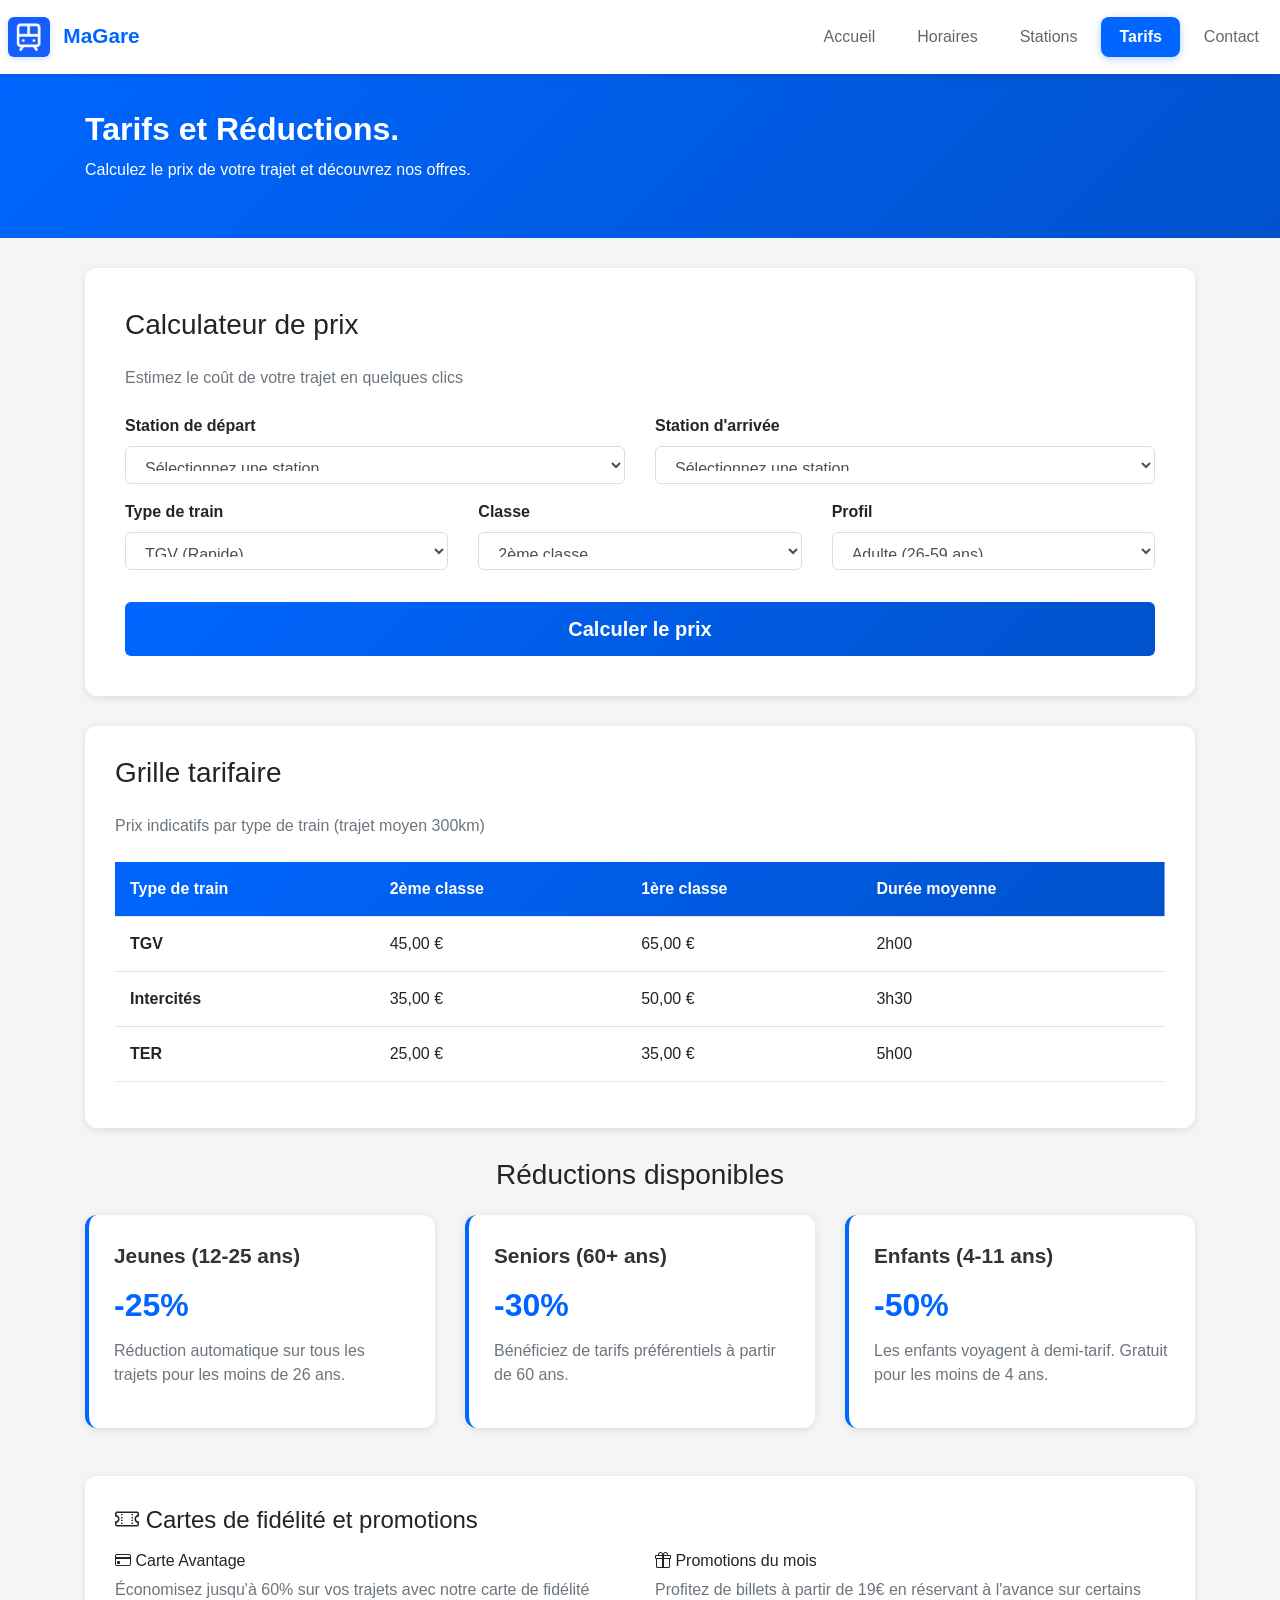
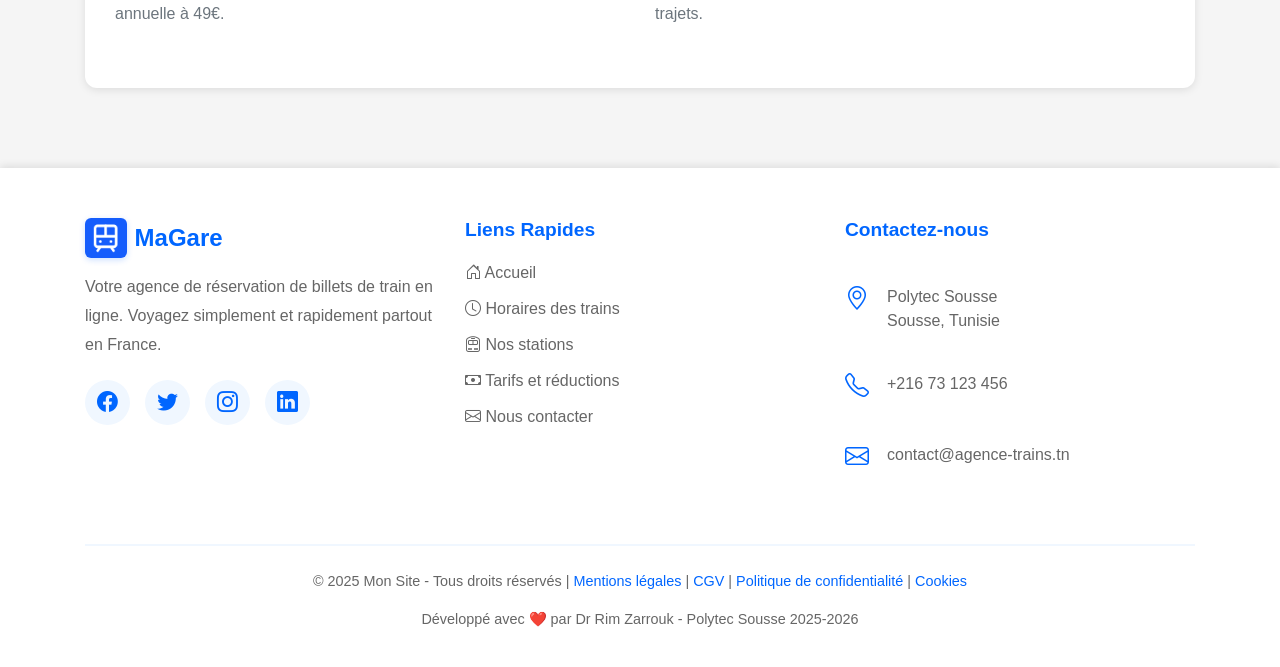
<file: tarifs.html>
<!DOCTYPE html>
<html lang="fr">
<head>
    <meta charset="UTF-8">
    <meta name="viewport" content="width=device-width, initial-scale=1.0">
    <title>Tarifs - MaGare</title>
    <link href="https://cdn.jsdelivr.net/npm/bootstrap@4.6.2/dist/css/bootstrap.min.css" rel="stylesheet">
    <link rel="stylesheet" href="https://cdn.jsdelivr.net/npm/bootstrap-icons@1.11.1/font/bootstrap-icons.css">
    <link rel="stylesheet" href="style.css">

    <style>
        body {
            background-color: #f5f5f5;
            padding-top: 70px;
        }
        
        /* NAVBAR */
        .navbar {
            background-color: white !important;
            box-shadow: 0 2px 8px rgba(0,0,0,0.1);
            padding: 12px 0;
        }
        
        .navbar-brand {
            font-weight: 600;
            font-size: 1.3rem;
            color: #0066ff !important;
            transition: transform 0.2s;
            margin-left: 8px;
        }
        
        .navbar-brand:hover {
            transform: scale(1.03);
        }
        
        .navbar-brand img {
            border-radius: 6px;
            box-shadow: 0 2px 6px rgba(0, 102, 255, 0.2);
        }
        
        .navbar-nav .nav-link {
            color: #666 !important;
            font-weight: 500;
            padding: 8px 18px !important;
            margin: 0 3px;
            border-radius: 8px;
            transition: all 0.3s;
        }
        
        .navbar-nav .nav-link:hover {
            background-color: #f0f7ff;
            color: #0066ff !important;
        }
        
        .navbar-nav .nav-item.active .nav-link {
            background-color: #0066ff;
            color: white !important;
            font-weight: 600;
            box-shadow: 0 2px 8px rgba(0, 102, 255, 0.3);
        }
        
        .navbar-toggler {
            border: 2px solid #0066ff;
            background-color: #f0f7ff;
        }
        
        .navbar-toggler-icon {
            background-image: url("data:image/svg+xml,%3csvg xmlns='http://www.w3.org/2000/svg' viewBox='0 0 30 30'%3e%3cpath stroke='rgba(0, 102, 255, 1)' stroke-linecap='round' stroke-miterlimit='10' stroke-width='2' d='M4 7h22M4 15h22M4 23h22'/%3e%3c/svg%3e");
        }
        
        /* HEADER */
        .header-section {
            background: linear-gradient(135deg, #0066ff 0%, #0052cc 100%);
            color: white;
            padding: 40px 0;
            margin-bottom: 30px;
        }
        
        .header-section h1 {
            font-size: 2rem;
            font-weight: 600;
            margin-bottom: 10px;
        }
        
        /* CALCULATOR */
        .calculator-section {
            background: white;
            border-radius: 12px;
            padding: 40px;
            box-shadow: 0 2px 8px rgba(0,0,0,0.1);
            margin-bottom: 30px;
        }
        
        .form-control, .form-control:focus {
            border-radius: 6px;
            border: 1px solid #ddd;
            padding: 12px 15px;
        }
        
        .form-control:focus {
            border-color: #0066ff;
            box-shadow: 0 0 0 0.2rem rgba(0, 102, 255, 0.25);
        }
        
        .price-result {
            background: linear-gradient(135deg, #e3f2fd 0%, #bbdefb 100%);
            border-radius: 12px;
            padding: 30px;
            margin-top: 20px;
            text-align: center;
            display: none;
        }
        
        .price-result.show {
            display: block;
            animation: slideDown 0.3s ease;
        }
        
        @keyframes slideDown {
            from {
                opacity: 0;
                transform: translateY(-20px);
            }
            to {
                opacity: 1;
                transform: translateY(0);
            }
        }
        
        .price-amount {
            font-size: 3rem;
            font-weight: 700;
            color: #0066ff;
            margin: 10px 0;
        }
        
        .discount-badge {
            background-color: #4caf50;
            color: white;
            padding: 8px 20px;
            border-radius: 20px;
            display: inline-block;
            margin-top: 10px;
            font-weight: 600;
        }
        
        /* TARIFS TABLE */
        .tarifs-section {
            background: white;
            border-radius: 12px;
            padding: 30px;
            box-shadow: 0 2px 8px rgba(0,0,0,0.1);
            margin-bottom: 30px;
        }
        
        .tarifs-table {
            width: 100%;
            margin-top: 20px;
        }
        
        .tarifs-table thead {
            background: linear-gradient(135deg, #0066ff 0%, #0052cc 100%);
            color: white;
        }
        
        .tarifs-table thead th {
            border: none;
            padding: 15px;
            font-weight: 600;
        }
        
        .tarifs-table tbody tr {
            border-bottom: 1px solid #e9ecef;
        }
        
        .tarifs-table tbody tr:hover {
            background-color: #f8f9fa;
        }
        
        .tarifs-table tbody td {
            padding: 15px;
            vertical-align: middle;
        }
        
        /* REDUCTIONS CARDS */
        .reductions-section {
            margin-bottom: 30px;
        }
        
        .reduction-card {
            background: white;
            border-radius: 12px;
            padding: 25px;
            box-shadow: 0 2px 8px rgba(0,0,0,0.1);
            height: 100%;
            transition: all 0.3s;
            border-left: 4px solid #0066ff;
        }
        
        .reduction-card:hover {
            transform: translateY(-5px);
            box-shadow: 0 4px 12px rgba(0,0,0,0.15);
        }
        
        .reduction-icon {
            font-size: 3rem;
            margin-bottom: 15px;
        }
        
        .reduction-title {
            font-size: 1.3rem;
            font-weight: 600;
            color: #333;
            margin-bottom: 10px;
        }
        
        .reduction-percent {
            font-size: 2rem;
            font-weight: 700;
            color: #0066ff;
            margin: 10px 0;
        }
        
        .btn-primary {
            background: linear-gradient(135deg, #0066ff 0%, #0052cc 100%);
            border: none;
            padding: 12px 40px;
            font-weight: 600;
            border-radius: 6px;
            transition: transform 0.2s;
        }
        
        .btn-primary:hover {
            transform: translateY(-2px);
            box-shadow: 0 4px 12px rgba(0, 102, 255, 0.4);
        }

    </style>

</head>
<body>

    <!-- NAVBAR -->
    <nav class="navbar navbar-expand-md navbar-light fixed-top">
        <a class="navbar-brand" href="index.html">
            <img src="Logo.png" alt="Logo" height="40" class="mr-2">
            MaGare
        </a>
        <button class="navbar-toggler" type="button" data-toggle="collapse" data-target="#navbarNav">
            <span class="navbar-toggler-icon"></span>
        </button>
        <div class="collapse navbar-collapse" id="navbarNav">
            <ul class="navbar-nav ml-auto">
                <li class="nav-item">
                    <a class="nav-link" href="index.html">Accueil</a>
                </li>
                <li class="nav-item">
                    <a class="nav-link" href="horaires.html">Horaires</a>
                </li>
                <li class="nav-item">
                    <a class="nav-link" href="station.html">Stations</a>
                </li>
                <li class="nav-item active">
                    <a class="nav-link" href="tarifs.html">Tarifs</a>
                </li>
                <li class="nav-item">
                    <a class="nav-link" href="contact.html">Contact</a>
                </li>
            </ul>
        </div>
    </nav>

    <!-- HEADER -->
    <div class="header-section">
        <div class="container">
            <h1>Tarifs et Réductions.</h1>
            <p>Calculez le prix de votre trajet et découvrez nos offres.</p>
        </div>
    </div>

    <div class="container">
        
        <!-- CALCULATEUR DE PRIX -->
        <div class="calculator-section">
            <h3 class="mb-4">Calculateur de prix</h3>
            <p class="text-muted mb-4">Estimez le coût de votre trajet en quelques clics</p>
            
            <form id="priceCalculator">
                <div class="row">
                    <div class="col-md-6 mb-3">
                        <label class="font-weight-bold">Station de départ</label>
                        <select class="form-control" id="departure" required>
                            <option value="">Sélectionnez une station</option>
                            <option value="paris">Paris Gare de Lyon</option>
                            <option value="lyon">Lyon Part-Dieu</option>
                            <option value="marseille">Marseille Saint-Charles</option>
                        </select>
                    </div>
                    
                    <div class="col-md-6 mb-3">
                        <label class="font-weight-bold">Station d'arrivée</label>
                        <select class="form-control" id="arrival" required>
                            <option value="">Sélectionnez une station</option>
                            <option value="paris">Paris Gare de Lyon</option>
                            <option value="lyon">Lyon Part-Dieu</option>
                            <option value="marseille">Marseille Saint-Charles</option>
                        </select>
                    </div>
                </div>
                
                <div class="row">
                    <div class="col-md-4 mb-3">
                        <label class="font-weight-bold">Type de train</label>
                        <select class="form-control" id="trainType" required>
                            <option value="tgv">TGV (Rapide)</option>
                            <option value="intercites">Intercités (Express)</option>
                            <option value="ter">TER (Régional)</option>
                        </select>
                    </div>
                    
                    <div class="col-md-4 mb-3">
                        <label class="font-weight-bold">Classe</label>
                        <select class="form-control" id="travelClass" required>
                            <option value="2">2ème classe</option>
                            <option value="1">1ère classe</option>
                        </select>
                    </div>
                    
                    <div class="col-md-4 mb-3">
                        <label class="font-weight-bold">Profil</label>
                        <select class="form-control" id="profile" required>
                            <option value="adulte">Adulte (26-59 ans)</option>
                            <option value="jeune">Jeune (12-25 ans)</option>
                            <option value="senior">Senior (60+ ans)</option>
                            <option value="enfant">Enfant (4-11 ans)</option>
                        </select>
                    </div>
                </div>
                
                <button type="submit" class="btn btn-primary btn-lg btn-block mt-3">
                    Calculer le prix
                </button>
            </form>
            
            <!-- RÉSULTAT -->
            <div id="priceResult" class="price-result">
                <h4>Prix de votre trajet</h4>
                <div class="price-amount" id="priceAmount">45,00 €</div>
                <p class="text-muted" id="priceDetails">Paris → Lyon | TGV | 2ème classe</p>
                <div id="discountInfo"></div>
            </div>
        </div>

        <!-- TABLEAU DES TARIFS -->
        <div class="tarifs-section">
            <h3 class="mb-4">Grille tarifaire</h3>
            <p class="text-muted mb-4">Prix indicatifs par type de train (trajet moyen 300km)</p>
            
            <table class="tarifs-table table">
                <thead>
                    <tr>
                        <th>Type de train</th>
                        <th>2ème classe</th>
                        <th>1ère classe</th>
                        <th>Durée moyenne</th>
                    </tr>
                </thead>
                <tbody>
                    <tr>
                        <td><strong>TGV</strong></td>
                        <td>45,00 €</td>
                        <td>65,00 €</td>
                        <td>2h00</td>
                    </tr>
                    <tr>
                        <td><strong>Intercités</strong></td>
                        <td>35,00 €</td>
                        <td>50,00 €</td>
                        <td>3h30</td>
                    </tr>
                    <tr>
                        <td><strong>TER</strong></td>
                        <td>25,00 €</td>
                        <td>35,00 €</td>
                        <td>5h00</td>
                    </tr>
                </tbody>
            </table>
        </div>

        <!-- RÉDUCTIONS -->
        <div class="reductions-section">
            <h3 class="mb-4 text-center">Réductions disponibles</h3>
            
            <div class="row">
                <div class="col-md-4 mb-4">
                    <div class="reduction-card">
                        <div class="reduction-title">Jeunes (12-25 ans)</div>
                        <div class="reduction-percent">-25%</div>
                        <p class="text-muted">Réduction automatique sur tous les trajets pour les moins de 26 ans.</p>
                    </div>
                </div>
                
                <div class="col-md-4 mb-4">
                    <div class="reduction-card">
                        <div class="reduction-title">Seniors (60+ ans)</div>
                        <div class="reduction-percent">-30%</div>
                        <p class="text-muted">Bénéficiez de tarifs préférentiels à partir de 60 ans.</p>
                    </div>
                </div>
                
                <div class="col-md-4 mb-4">
                    <div class="reduction-card">
                        <div class="reduction-title">Enfants (4-11 ans)</div>
                        <div class="reduction-percent">-50%</div>
                        <p class="text-muted">Les enfants voyagent à demi-tarif. Gratuit pour les moins de 4 ans.</p>
                    </div>
                </div>
            </div>
            
            <!-- INFOS SUPPLÉMENTAIRES -->
            <div class="tarifs-section mt-4">
                <h4 class="mb-3"><i class="bi bi-ticket-perforated"></i> Cartes de fidélité et promotions</h4>
                <div class="row">
                    <div class="col-md-6 mb-3">
                        <h6><i class="bi bi-credit-card"></i> Carte Avantage</h6>
                        <p class="text-muted">Économisez jusqu'à 60% sur vos trajets avec notre carte de fidélité annuelle à 49€.</p>
                    </div>
                    <div class="col-md-6 mb-3">
                        <h6><i class="bi bi-gift"></i> Promotions du mois</h6>
                        <p class="text-muted">Profitez de billets à partir de 19€ en réservant à l'avance sur certains trajets.</p>
                    </div>
                </div>
            </div>
        </div>

    </div>

    <!-- FOOTER -->
    <footer>
        <div class="container">
            <div class="footer-content">
                <div class="row">
                    
                    <!-- À PROPOS -->
                    <div class="col-md-4 mb-4">
                        <div class="footer-section">
                            <div class="footer-logo">
                                <img src="Logo.png" alt="Logo" height="40" class="mr-2">
                                MaGare
                            </div>
                            <p>Votre agence de réservation de billets de train en ligne. Voyagez simplement et rapidement partout en France.</p>
                            
                            <div class="social-links">
                                <a href="#" class="social-link" title="Facebook">
                                    <i class="bi bi-facebook"></i>
                                </a>
                                <a href="#" class="social-link" title="Twitter">
                                    <i class="bi bi-twitter"></i>
                                </a>
                                <a href="#" class="social-link" title="Instagram">
                                    <i class="bi bi-instagram"></i>
                                </a>
                                <a href="#" class="social-link" title="LinkedIn">
                                    <i class="bi bi-linkedin"></i>
                                </a>
                            </div>
                        </div>
                    </div>
                    
                    <!-- LIENS RAPIDES -->
                    <div class="col-md-4 mb-4">
                        <div class="footer-section">
                            <h5>Liens Rapides</h5>
                            <ul>
                                <li><a href="index.html"><i class="bi bi-house-door"></i> Accueil</a></li>
                                <li><a href="horaires.html"><i class="bi bi-clock"></i> Horaires des trains</a></li>
                                <li><a href="station.html"><i class="bi bi-train-front"></i> Nos stations</a></li>
                                <li><a href="tarifs.html"><i class="bi bi-cash"></i> Tarifs et réductions</a></li>
                                <li><a href="contact.html"><i class="bi bi-envelope"></i> Nous contacter</a></li>
                            </ul>
                        </div>
                    </div>
                    
                    <!-- CONTACT -->
                    <div class="col-md-4 mb-4">
                        <div class="footer-section">
                            <h5>Contactez-nous</h5>
                            
                            <div class="contact-item">
                                <span class="contact-icon"><i class="bi bi-geo-alt"></i></span>
                                <div>
                                    <strong style="color: #fff;">Adresse</strong><br>
                                    Polytec Sousse<br>
                                    Sousse, Tunisie
                                </div>
                            </div>
                            
                            <div class="contact-item">
                                <span class="contact-icon"><i class="bi bi-telephone"></i></span>
                                <div>
                                    <strong style="color: #fff;">Téléphone</strong><br>
                                    +216 73 123 456
                                </div>
                            </div>
                            
                            <div class="contact-item">
                                <span class="contact-icon"><i class="bi bi-envelope"></i></span>
                                <div>
                                    <strong style="color: #fff;">Email</strong><br>
                                    contact@agence-trains.tn
                                </div>
                            </div>
                        </div>
                    </div>
                    
                </div>
            </div>
            
            <!-- FOOTER BOTTOM -->
            <div class="footer-bottom">
                <p>
                    © 2025 Mon Site - Tous droits réservés | 
                    <a href="mentions-legales.html">Mentions légales</a> | 
                    <a href="cgv.html">CGV</a> | 
                    <a href="confidentialite.html">Politique de confidentialité</a> | 
                    <a href="cookies.html">Cookies</a>
                </p>
                <p class="mt-2" style="color: #666;">
                    Développé avec ❤️ par Dr Rim Zarrouk - Polytec Sousse 2025-2026
                </p>
            </div>
        </div>
    </footer>

    <script src="https://cdn.jsdelivr.net/npm/jquery@3.5.1/dist/jquery.slim.min.js"></script>
    <script src="https://cdn.jsdelivr.net/npm/bootstrap@4.6.2/dist/js/bootstrap.bundle.min.js"></script>
    <script>
        // Prix de base par type de train (2ème classe)
        const basePrices = {
            'tgv': 45,
            'intercites': 35,
            'ter': 25
        };
        
        // Coefficients
        const classCoeff = {
            '1': 1.45,  // 1ère classe +45%
            '2': 1.0    // 2ème classe
        };
        
        // Réductions par profil
        const discounts = {
            'adulte': { percent: 0, label: '' },
            'jeune': { percent: 25, label: 'Réduction Jeune -25%' },
            'senior': { percent: 30, label: 'Réduction Senior -30%' },
            'enfant': { percent: 50, label: 'Tarif Enfant -50%' }
        };
        
        // Calculateur de prix
        document.getElementById('priceCalculator').addEventListener('submit', function(e) {
            e.preventDefault();
            
            // Récupérer les valeurs
            const departure = document.getElementById('departure').value;
            const arrival = document.getElementById('arrival').value;
            const trainType = document.getElementById('trainType').value;
            const travelClass = document.getElementById('travelClass').value;
            const profile = document.getElementById('profile').value;
            
            // Validation
            if (!departure || !arrival) {
                alert('⚠️ Veuillez sélectionner les stations de départ et d\'arrivée');
                return;
            }
            
            if (departure === arrival) {
                alert('⚠️ Les stations de départ et d\'arrivée doivent être différentes');
                return;
            }
            
            // Calcul du prix
            let price = basePrices[trainType];
            
            // Appliquer coefficient de classe
            price *= classCoeff[travelClass];
            
            // Appliquer réduction
            const discount = discounts[profile];
            const discountAmount = price * (discount.percent / 100);
            price -= discountAmount;
            
            // Afficher le résultat
            document.getElementById('priceAmount').textContent = price.toFixed(2) + ' €';
            
            const trainLabels = {
                'tgv': 'TGV',
                'intercites': 'Intercités',
                'ter': 'TER'
            };
            
            const classLabels = {
                '1': '1ère classe',
                '2': '2ème classe'
            };
            
            const depNames = document.getElementById('departure').selectedOptions[0].text;
            const arrNames = document.getElementById('arrival').selectedOptions[0].text;
            
            document.getElementById('priceDetails').textContent = 
                `${depNames} → ${arrNames} | ${trainLabels[trainType]} | ${classLabels[travelClass]}`;
            
            // Afficher la réduction si applicable
            const discountDiv = document.getElementById('discountInfo');
            if (discount.percent > 0) {
                discountDiv.innerHTML = `<span class="discount-badge">✨ ${discount.label}</span>`;
            } else {
                discountDiv.innerHTML = '';
            }
            
            // Afficher le résultat avec animation
            const resultDiv = document.getElementById('priceResult');
            resultDiv.classList.add('show');
            resultDiv.scrollIntoView({ behavior: 'smooth', block: 'nearest' });
        });
    </script>
</body>
</html>
</file>
<file: style.css>
/* === FOOTER === */
footer {
    background-color: white;
    color: #333;
    padding: 50px 0 20px 0;
    margin-top: 80px;
    box-shadow: 0 -2px 8px rgba(0,0,0,0.1);
}

.footer-content {
    padding-bottom: 30px;
    border-bottom: 2px solid #f0f7ff;
}

.footer-section h5 {
    color: #0066ff;
    font-weight: 600;
    margin-bottom: 20px;
    font-size: 1.2rem;
}

.footer-section p {
    color: #666;
    line-height: 1.8;
    margin-bottom: 10px;
}

.footer-section ul {
    list-style: none;
    padding: 0;
}

.footer-section ul li {
    margin-bottom: 12px;
}

.footer-section ul li a {
    color: #666;
    text-decoration: none;
    transition: all 0.3s;
    display: inline-block;
    font-weight: 500;
}

.footer-section ul li a:hover {
    color: #0066ff;
    transform: translateX(5px);
}

.contact-item {
    display: flex;
    align-items: start;
    margin-bottom: 15px;
    color: #666;
}

.contact-icon {
    font-size: 1.5rem;
    margin-right: 12px;
    margin-top: 20px;
    color: #0066ff;
    min-width: 30px;

}

.social-links {
    display: flex;
    gap: 15px;
    margin-top: 20px;
}

.social-link {
    width: 45px;
    height: 45px;
    border-radius: 50%;
    background-color: #f0f7ff;
    display: flex;
    align-items: center;
    justify-content: center;
    font-size: 1.3rem;
    color: #0066ff;
    text-decoration: none;
    transition: all 0.3s;
    border: 2px solid transparent;
}

.social-link:hover {
    background-color: #0066ff;
    color: white;
    transform: translateY(-5px);
    box-shadow: 0 5px 15px rgba(0, 102, 255, 0.3);
}

.footer-bottom {
    padding-top: 25px;
    text-align: center;
    color: #666;
    font-size: 0.9rem;
}

.footer-bottom a {
    color: #0066ff;
    text-decoration: none;
    font-weight: 500;
}

.footer-bottom a:hover {
    text-decoration: underline;
}

.footer-logo {
    font-size: 1.5rem;
    font-weight: 700;
    color: #0066ff;
    margin-bottom: 15px;
    display: flex;
    align-items: center;
}

.footer-logo img {
    margin-right: 10px;
    border-radius: 6px;
    box-shadow: 0 2px 6px rgba(0, 102, 255, 0.2);
}
</file>
